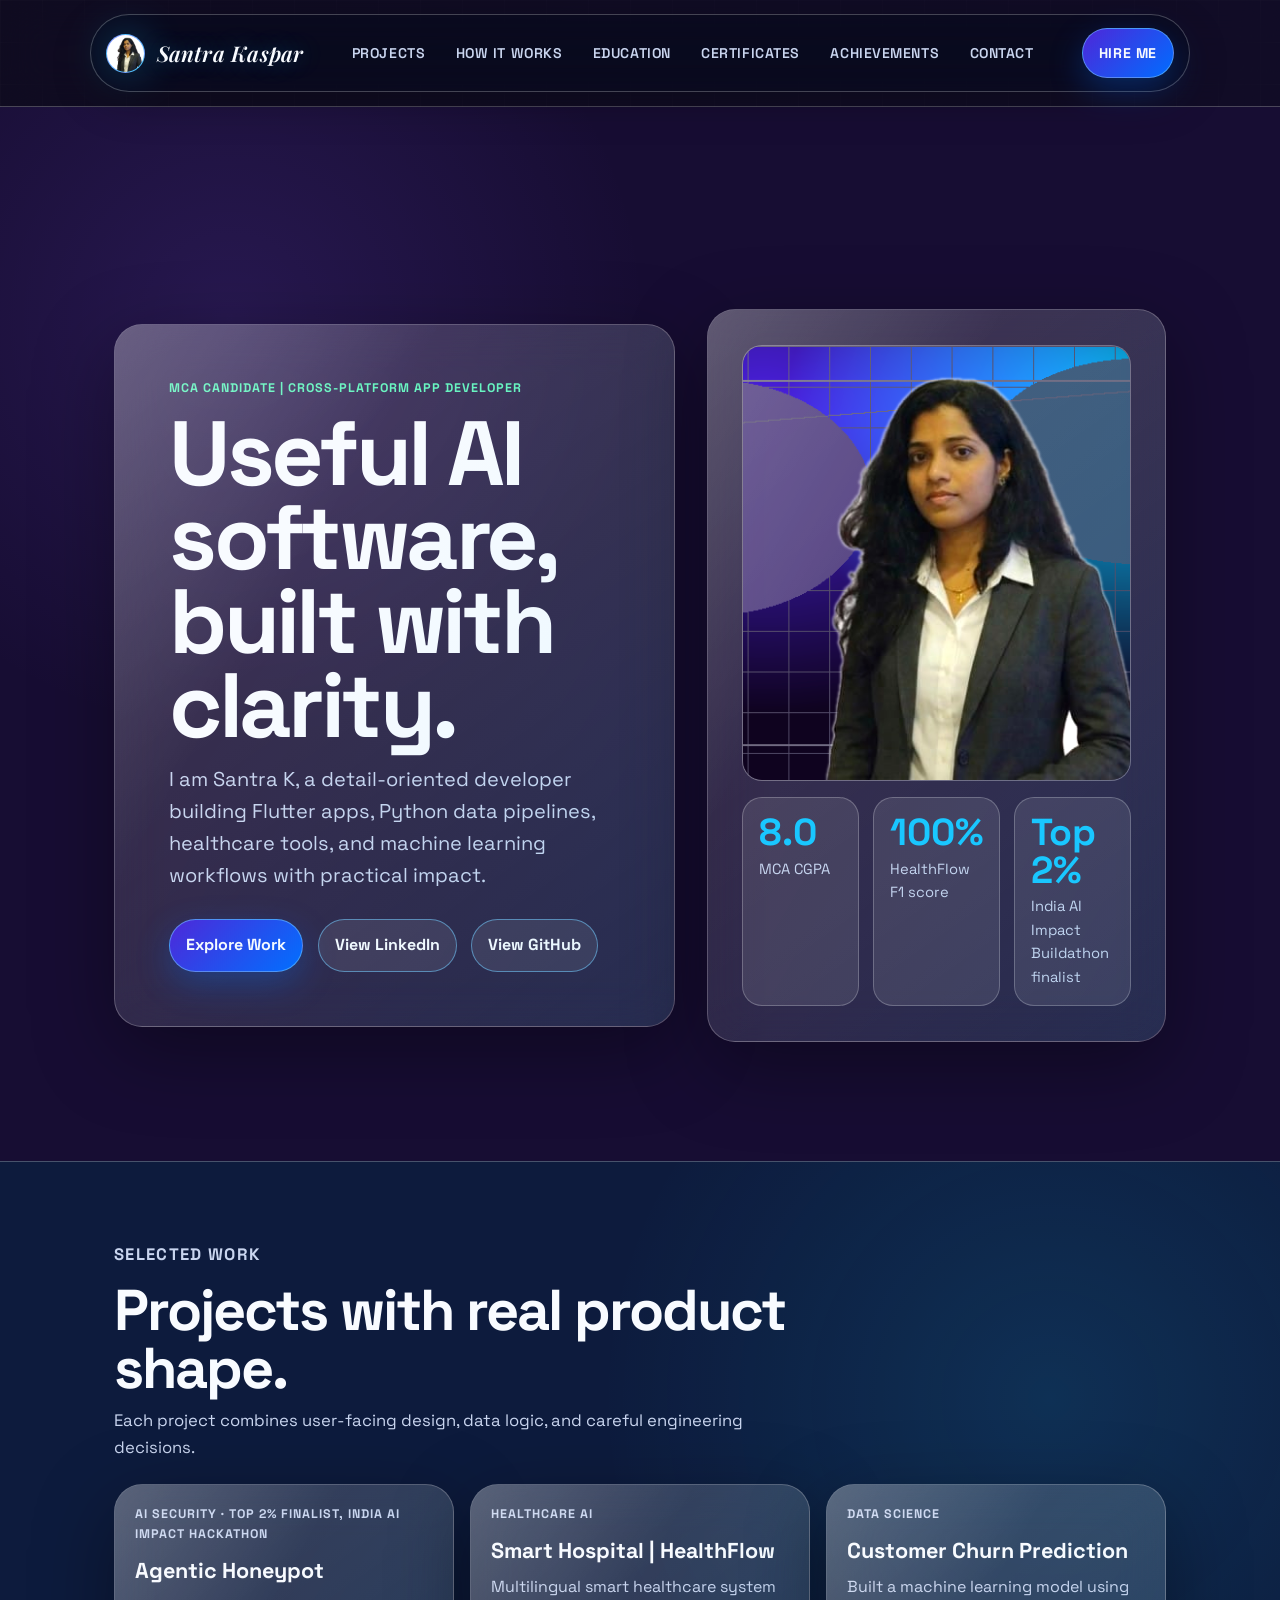
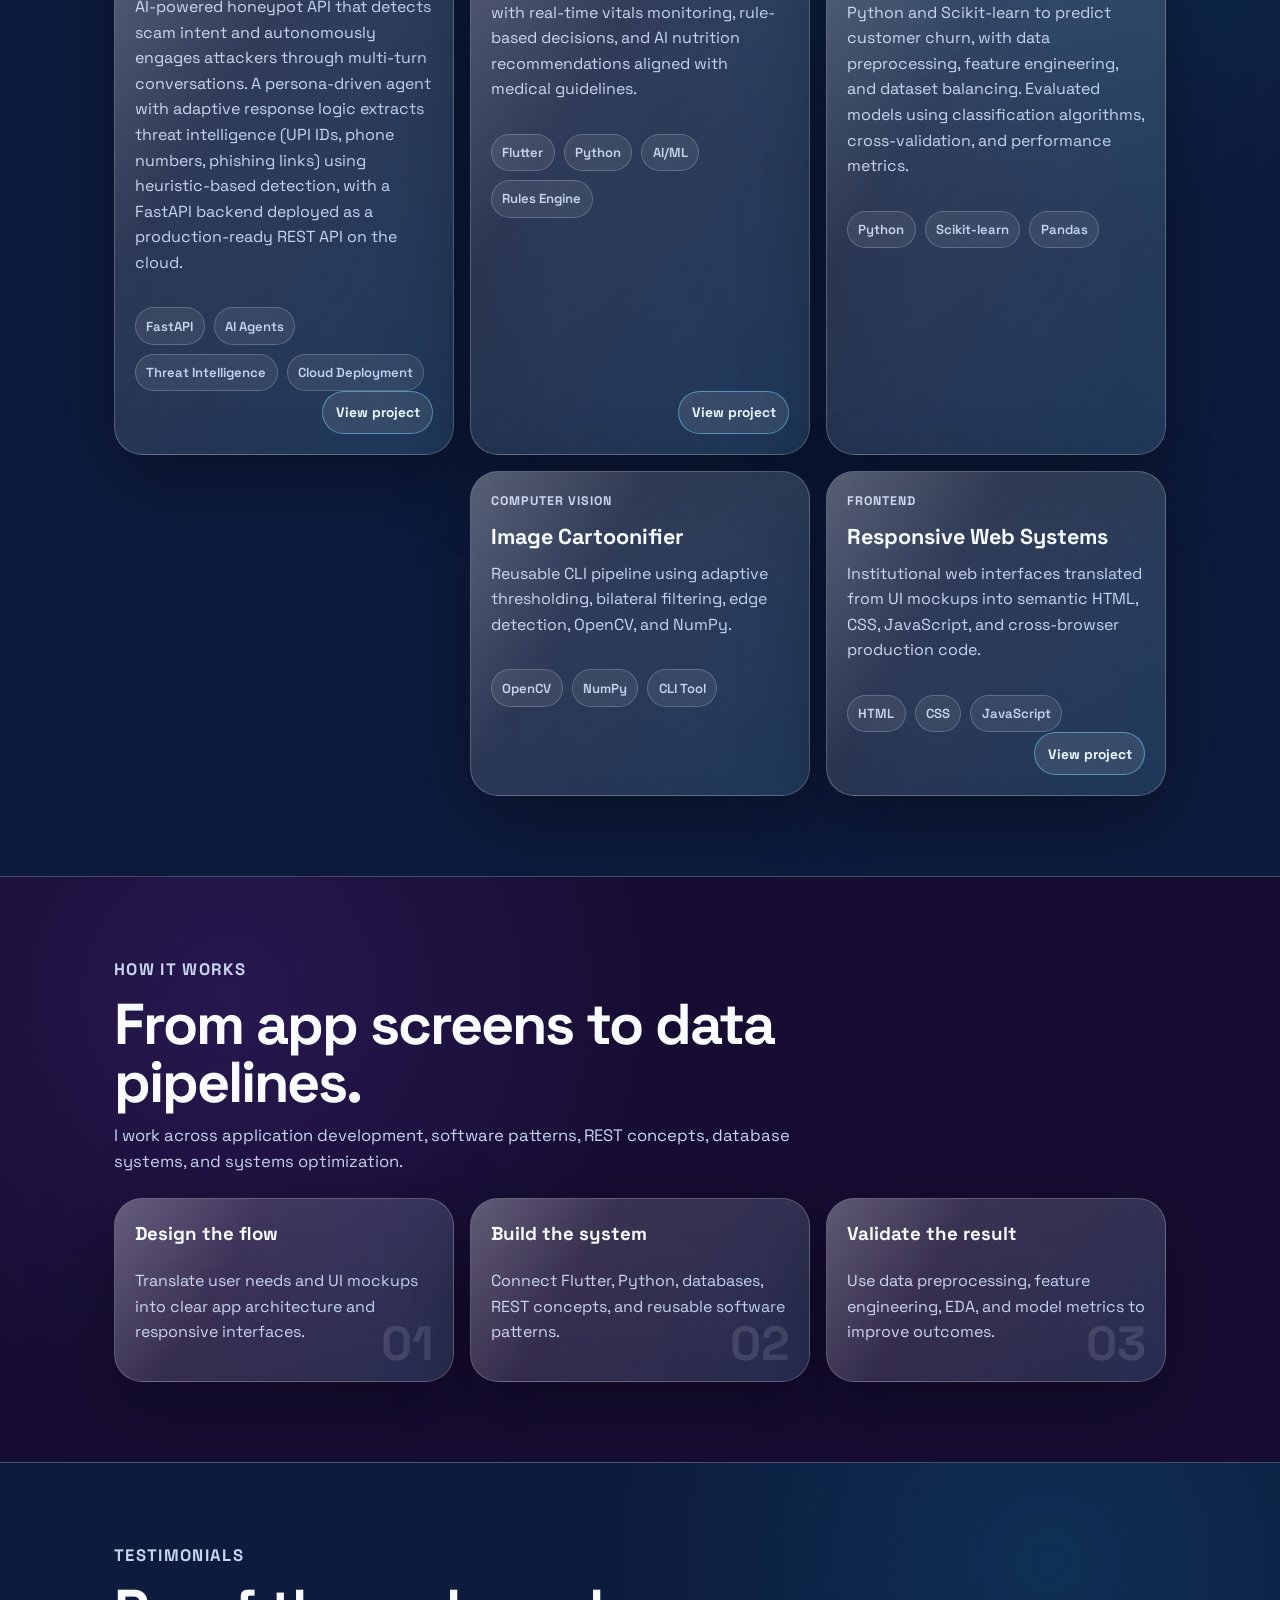
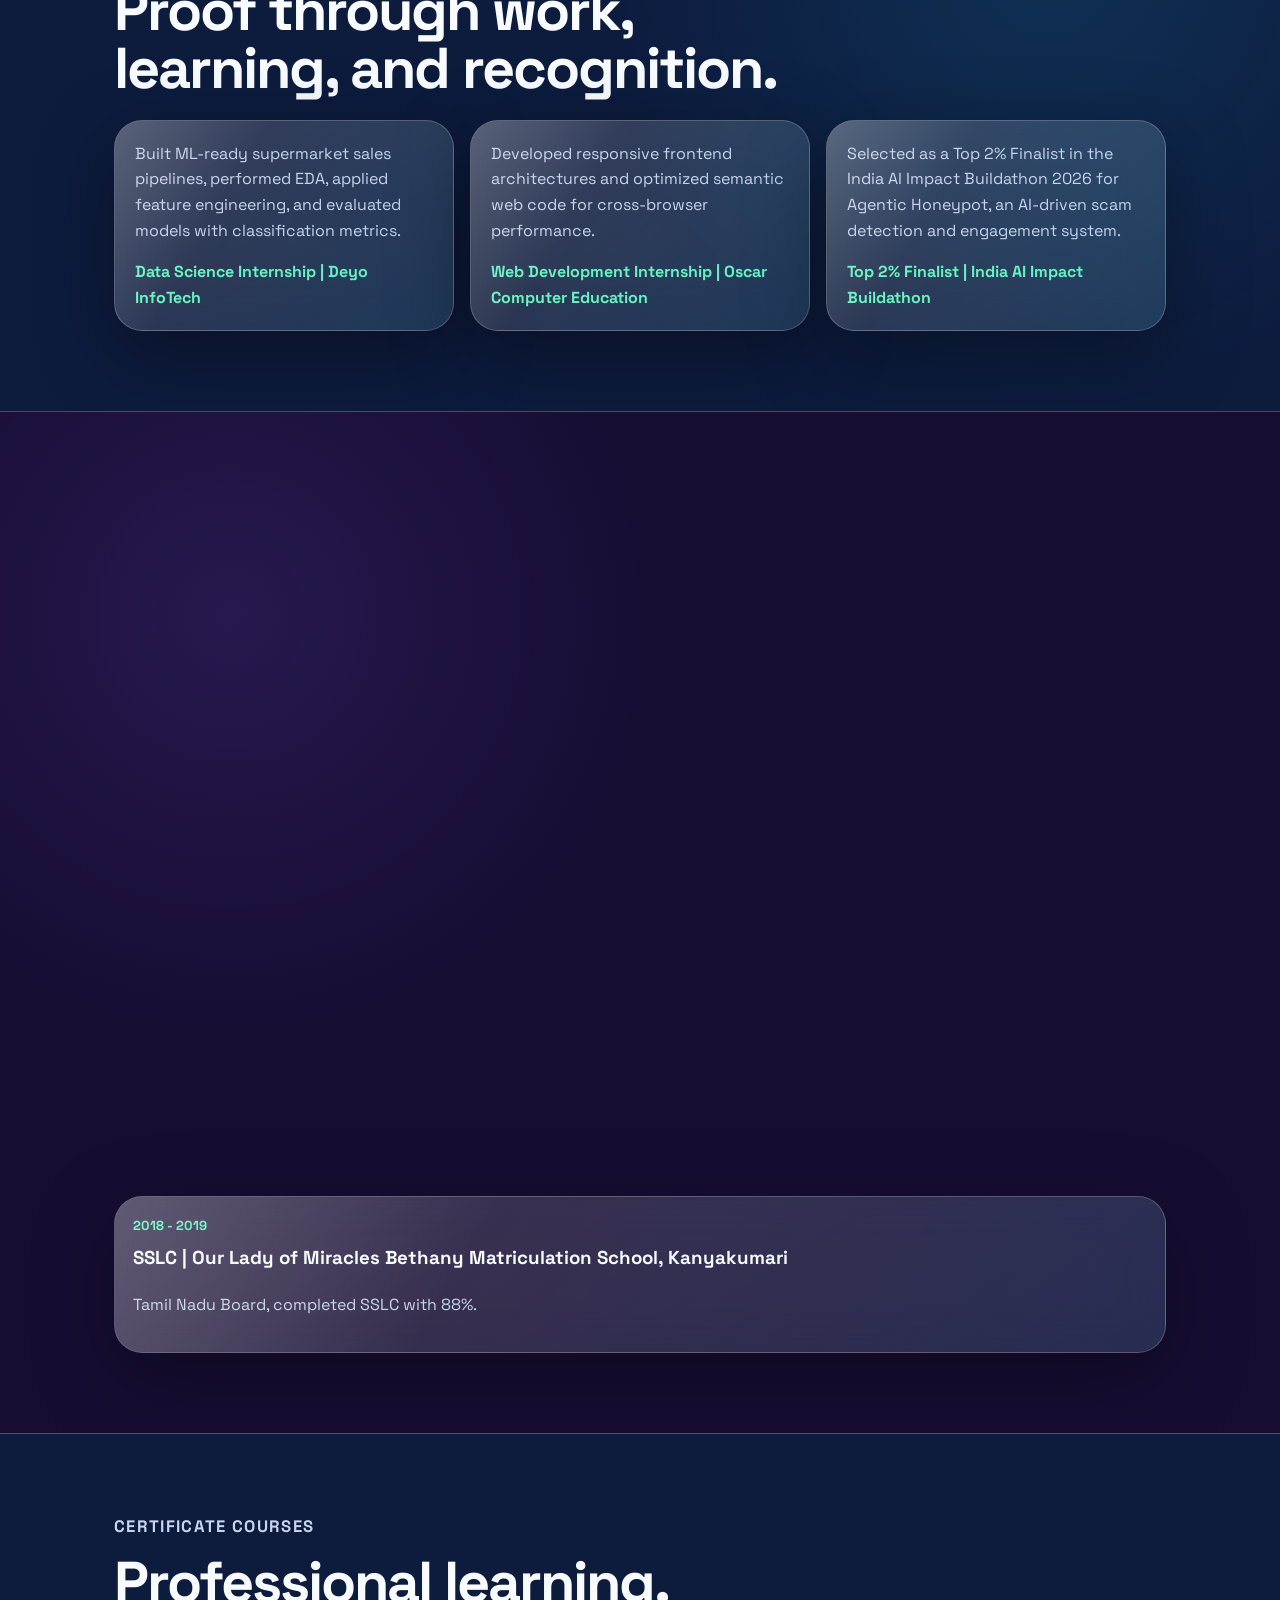
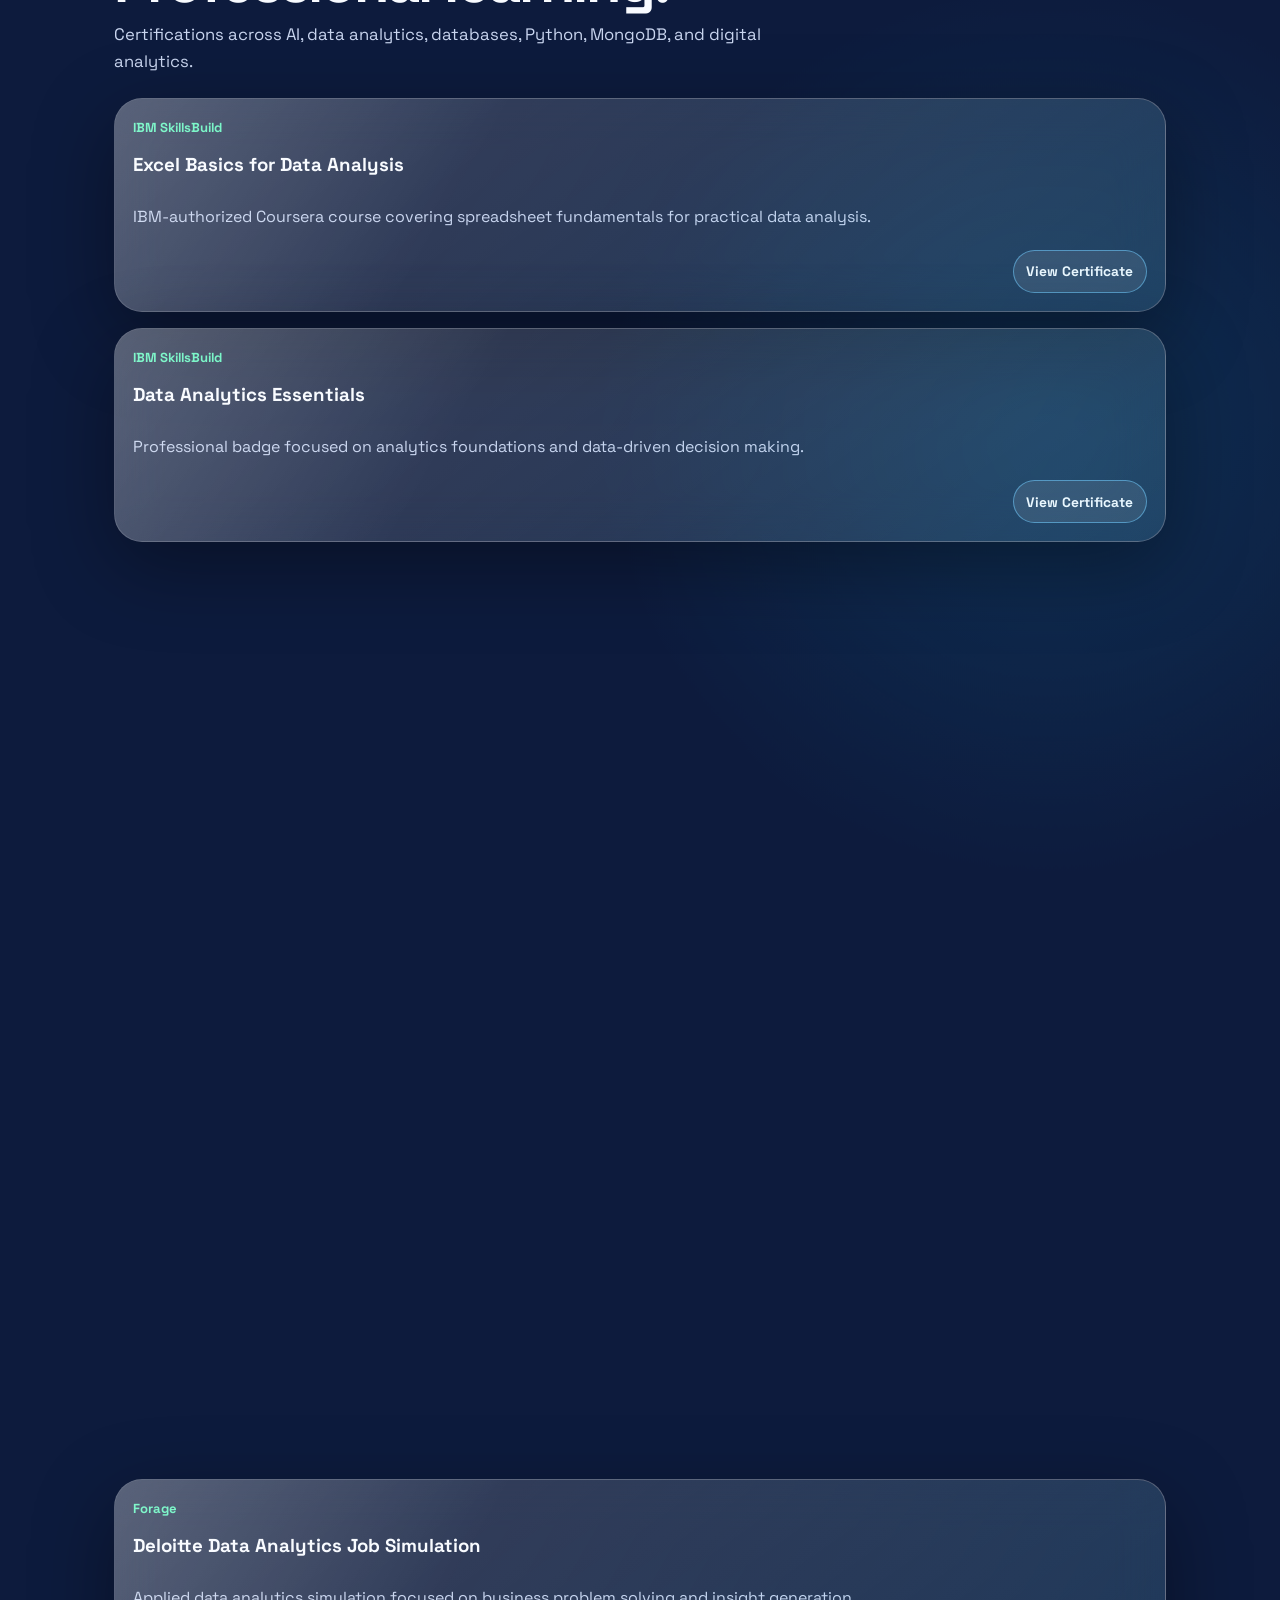
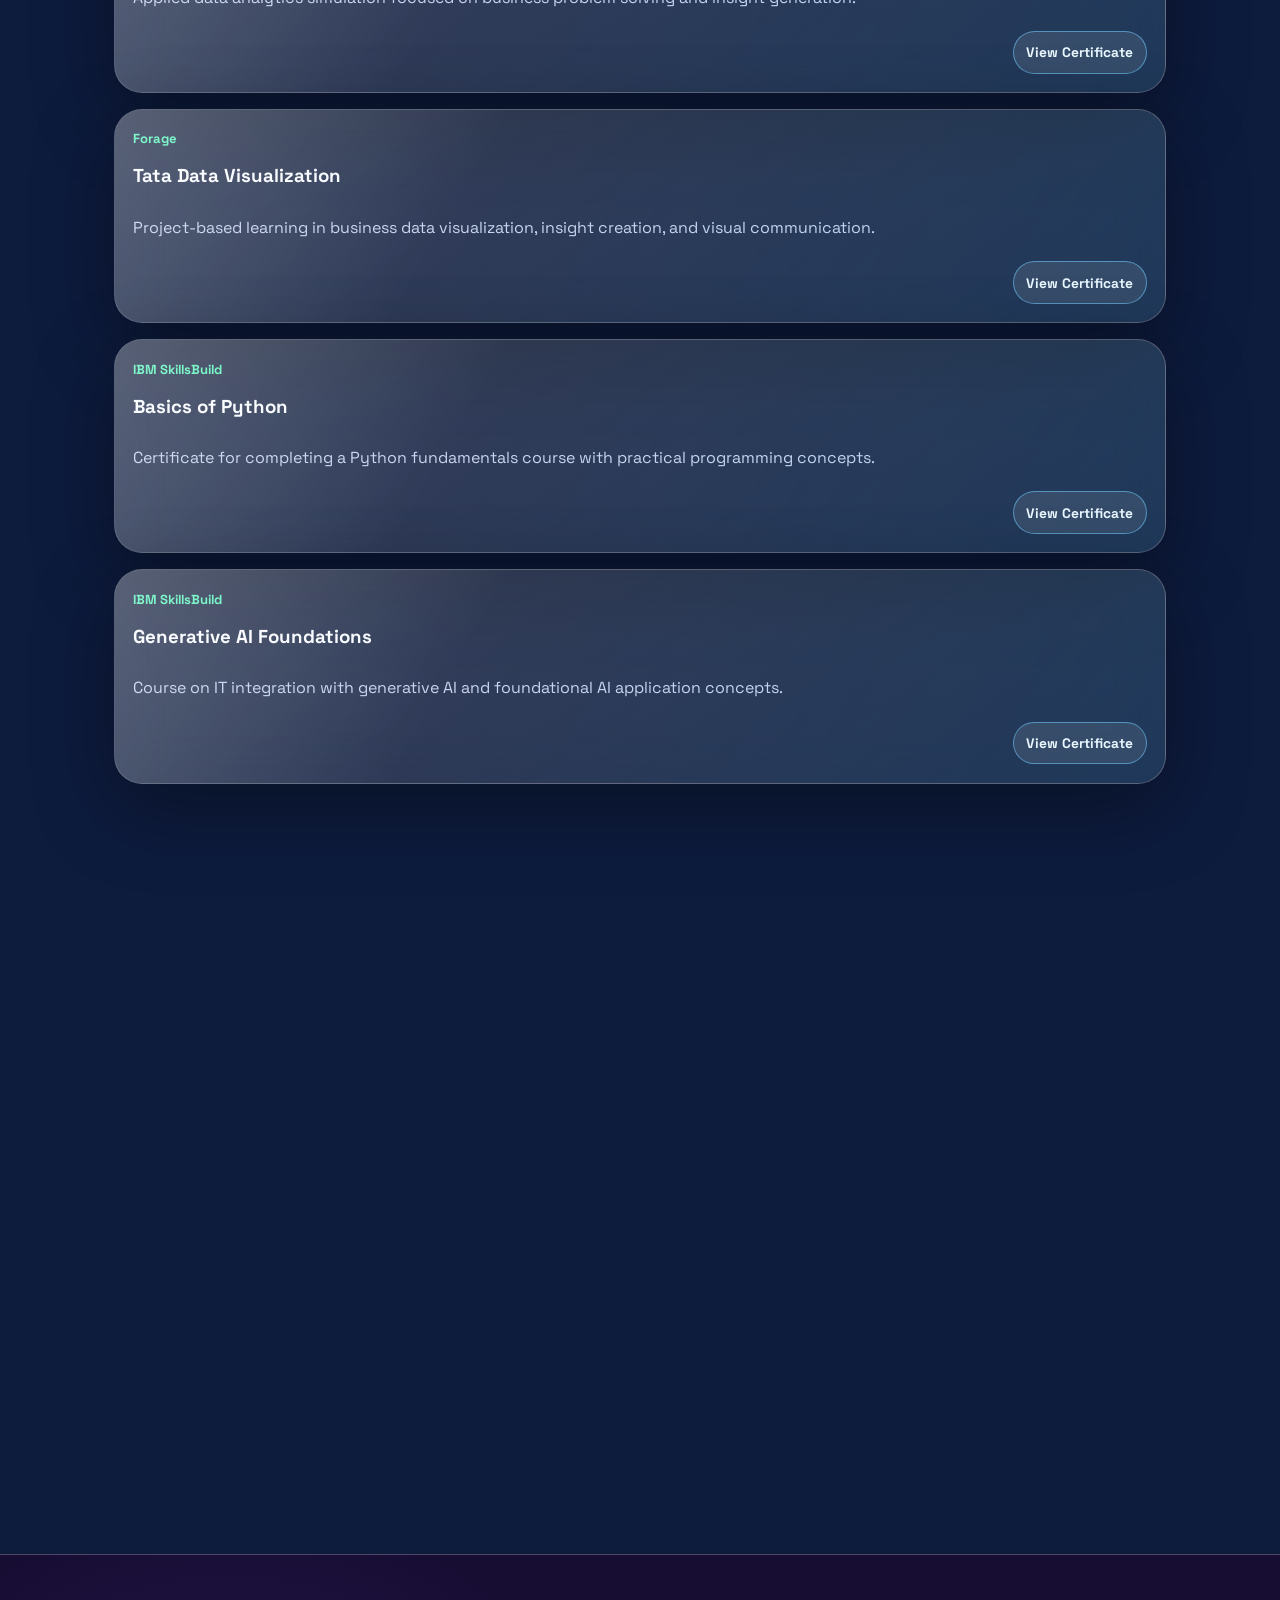
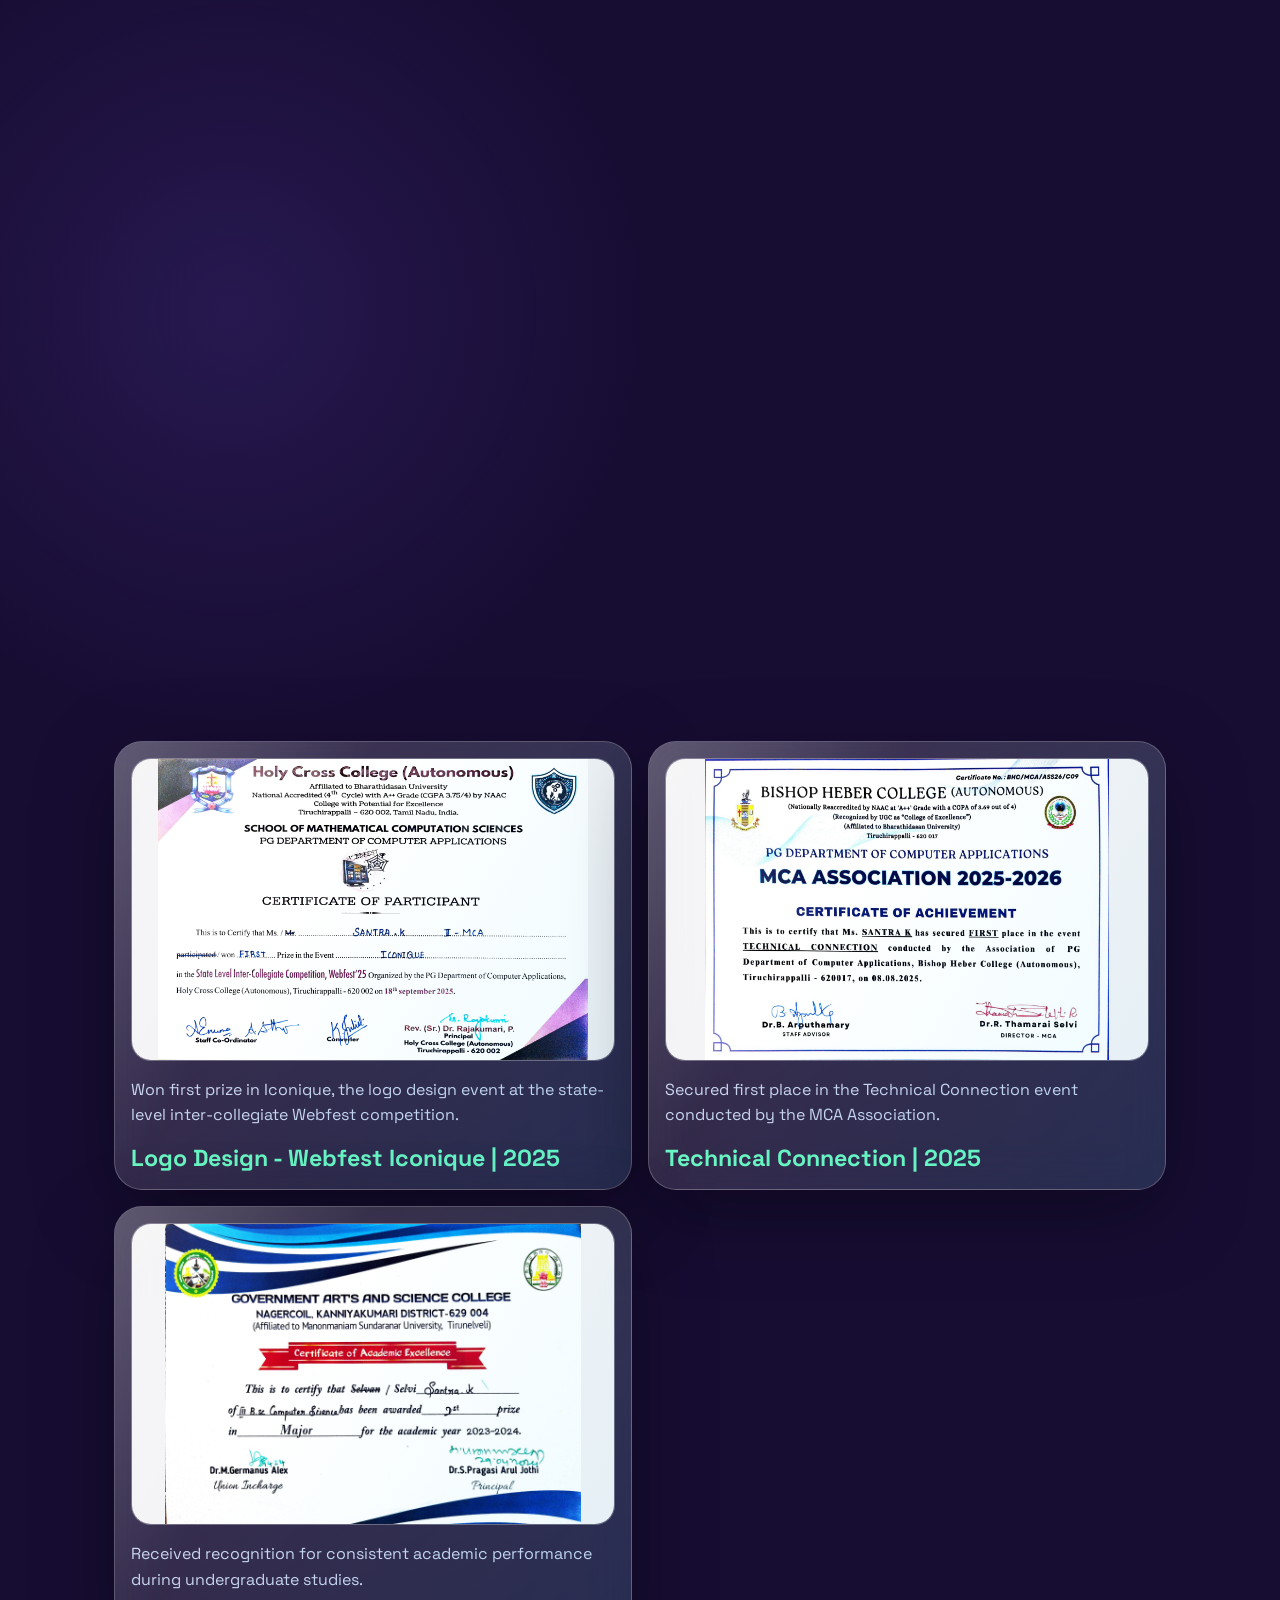
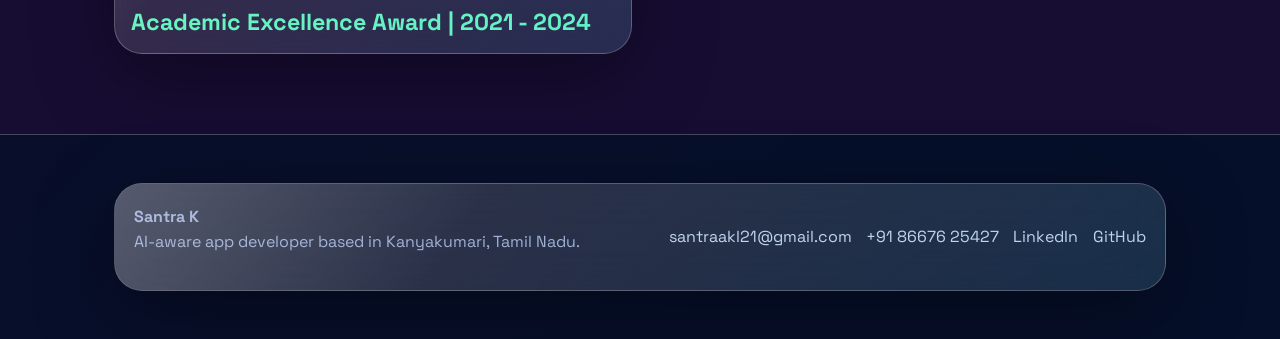
<file: index.html>
<!DOCTYPE html>
<html lang="en">
<head>
  <meta charset="UTF-8">
  <meta name="viewport" content="width=device-width, initial-scale=1.0">
  <title>Santra K | AI & App Developer</title>
  <style>
    @import url("https://fonts.googleapis.com/css2?family=Space+Grotesk:wght@400;500;600;700&family=Playfair+Display:ital,wght@1,600&display=swap");

    :root {
      --color-bg-start: #130821;
      --color-bg-mid: #201052;
      --color-bg-end: #031b46;
      --color-surface: rgba(255, 255, 255, 0.12);
      --color-surface-strong: rgba(255, 255, 255, 0.18);
      --color-surface-soft: rgba(255, 255, 255, 0.08);
      --color-border: rgba(255, 255, 255, 0.24);
      --color-border-strong: rgba(117, 204, 255, 0.55);
      --color-text: #f8fbff;
      --color-muted: #c9d5ef;
      --color-caption: #9fb0d7;
      --color-purple: #8a5cff;
      --color-purple-deep: #4e27d9;
      --color-blue: #19c7ff;
      --color-blue-deep: #006dff;
      --color-navy: #080b1d;
      --color-focus: #93f4ff;
      --color-success: #69f5c1;
      --section-white: #170d33;
      --section-gray: #0d1b3d;
      --shadow-panel: 0 24px 80px rgba(0, 0, 0, 0.36);
      --shadow-glow: 0 0 42px rgba(25, 199, 255, 0.32);
      --radius-lg: 28px;
      --radius-md: 20px;
      --radius-sm: 14px;
      --transition: 400ms ease-in-out;
      --max-width: 1180px;
    }

    * {
      box-sizing: border-box;
    }

    html {
      scroll-behavior: smooth;
    }

    body {
      margin: 0;
      min-height: 100vh;
      color: var(--color-text);
      background:
        radial-gradient(circle at 18% 12%, rgba(138, 92, 255, 0.42), transparent 28rem),
        radial-gradient(circle at 82% 8%, rgba(25, 199, 255, 0.32), transparent 26rem),
        radial-gradient(circle at 50% 92%, rgba(0, 109, 255, 0.26), transparent 30rem),
        linear-gradient(135deg, var(--color-bg-start), var(--color-bg-mid) 48%, var(--color-bg-end));
      font-family: "Space Grotesk", Arial, sans-serif;
      line-height: 1.6;
      overflow-x: hidden;
    }

    body::before {
      position: fixed;
      inset: 0;
      z-index: -2;
      content: "";
      background-image:
        linear-gradient(rgba(255, 255, 255, 0.05) 1px, transparent 1px),
        linear-gradient(90deg, rgba(255, 255, 255, 0.05) 1px, transparent 1px);
      background-size: 42px 42px;
      mask-image: linear-gradient(to bottom, rgba(0, 0, 0, 0.85), rgba(0, 0, 0, 0.2));
    }

    body::after {
      position: fixed;
      inset: 0;
      z-index: -1;
      pointer-events: none;
      content: "";
      background: rgba(255, 255, 255, 0.03);
      backdrop-filter: blur(0.2px);
    }

    a {
      color: inherit;
    }

    .skip-link {
      position: fixed;
      top: 0.75rem;
      left: 0.75rem;
      z-index: 100;
      padding: 0.75rem 1rem;
      color: var(--color-navy);
      background: var(--color-focus);
      border-radius: var(--radius-sm);
      transform: translateY(-140%);
      transition: transform var(--transition);
    }

    .skip-link:focus {
      transform: translateY(0);
    }

    .site-header {
      position: sticky;
      top: 0;
      z-index: 50;
      border-bottom: 1px solid var(--color-border);
      background: rgba(8, 11, 29, 0.54);
      backdrop-filter: blur(22px);
      transition: padding var(--transition), background var(--transition), box-shadow var(--transition);
    }

    .site-header.is-shrunk {
      box-shadow: 0 16px 38px rgba(0, 0, 0, 0.24);
    }

    .nav-section {
      padding: 0.9rem 0;
      transition: padding var(--transition);
    }

    .site-header.is-shrunk .nav-section {
      padding-block: 0.45rem;
    }

    .nav-shell {
      display: flex;
      align-items: center;
      justify-content: space-between;
      gap: 1rem;
      width: calc(100% - 48px);
      max-width: 1100px;
      margin: 0 auto;
      padding-block: 0.8rem;
      padding: 0.8rem 0.95rem;
      background: rgba(8, 11, 29, 0.42);
      border: 1px solid var(--color-border);
      border-radius: 999px;
      box-shadow: 0 12px 40px rgba(0, 0, 0, 0.24);
      backdrop-filter: blur(22px);
    }

    .brand {
      display: inline-flex;
      align-items: center;
      gap: 0.7rem;
      min-width: max-content;
      text-decoration: none;
    }

    .brand-name {
      color: var(--color-text);
      font-family: "Playfair Display", "Space Grotesk", serif;
      font-style: italic;
      font-size: 1.35em;
      font-weight: 600;
      letter-spacing: 0.01em;
      text-shadow: 0 0 22px rgba(25, 199, 255, 0.36);
      transition: text-shadow var(--transition);
    }

    .brand:hover .brand-name,
    .brand:focus-visible .brand-name {
      text-shadow: 0 0 30px rgba(25, 199, 255, 0.55);
    }

    .brand-mark {
      width: 2.45rem;
      aspect-ratio: 1;
      overflow: hidden;
      border: 1px solid var(--color-border-strong);
      border-radius: 50%;
      background: linear-gradient(135deg, var(--color-purple), var(--color-blue));
      box-shadow: var(--shadow-glow);
    }

    .brand-mark img {
      display: block;
      width: 100%;
      height: 100%;
      object-fit: cover;
      object-position: center top;
    }

    .nav-links {
      display: none;
      align-items: center;
      gap: 0.2rem;
    }

    .nav-links a {
      padding: 0.65rem 0.85rem;
      border-radius: 999px;
      color: var(--color-muted);
      text-decoration: none;
      text-transform: uppercase;
      letter-spacing: 0.04em;
      font-size: 0.88rem;
      font-weight: 600;
      transition: color var(--transition), background var(--transition), transform var(--transition);
    }

    .nav-links a:hover,
    .nav-links a:focus-visible {
      color: var(--color-text);
      background: var(--color-surface);
      transform: translateY(-1px);
    }

    .nav-cta,
    .button {
      display: inline-flex;
      align-items: center;
      justify-content: center;
      min-height: 2.9rem;
      padding: 0.8rem 1rem;
      border: 1px solid var(--color-border-strong);
      border-radius: 999px;
      color: var(--color-text);
      background: linear-gradient(135deg, var(--color-purple-deep), var(--color-blue-deep));
      box-shadow: 0 12px 34px rgba(0, 109, 255, 0.3);
      text-decoration: none;
      font-weight: 700;
      transition: transform var(--transition), box-shadow var(--transition), border-color var(--transition);
    }

    .nav-cta {
      display: none;
      text-transform: uppercase;
      letter-spacing: 0.04em;
      font-size: 0.88rem;
    }

    .button:hover,
    .button:focus-visible,
    .nav-cta:hover,
    .nav-cta:focus-visible {
      border-color: var(--color-focus);
      box-shadow: 0 16px 48px rgba(25, 199, 255, 0.38);
      transform: translateY(-3px) scale(1.01);
    }

    :focus-visible {
      outline: 3px solid var(--color-focus);
      outline-offset: 4px;
    }

    main {
      width: 100%;
      margin: 0;
      padding: 0;
    }

    .hero {
      display: grid;
      gap: 2rem;
      min-height: calc(100vh - 6rem);
      align-items: center;
    }

    .page-section {
      width: 100%;
      padding: 48px 0;
      border-top: 1px solid var(--color-border);
      overflow: clip;
    }

    .page-section:first-of-type {
      border-top: 0;
    }

    .section-white {
      background:
        radial-gradient(circle at 18% 20%, rgba(138, 92, 255, 0.14), transparent 26rem),
        var(--section-white);
    }

    .section-gray {
      background:
        radial-gradient(circle at 82% 18%, rgba(25, 199, 255, 0.12), transparent 28rem),
        var(--section-gray);
    }

    .section-inner {
      width: min(100%, 1100px);
      margin: 0 auto;
      padding: 0 24px;
    }

    #home {
      padding-top: calc(48px + 76px);
    }

    .glass-panel {
      position: relative;
      overflow: hidden;
      background: linear-gradient(145deg, var(--color-surface-strong), var(--color-surface-soft));
      border: 1px solid var(--color-border);
      border-radius: var(--radius-lg);
      box-shadow: var(--shadow-panel);
      backdrop-filter: blur(24px);
    }

    .glass-panel::before {
      position: absolute;
      inset: 0;
      pointer-events: none;
      content: "";
      background: linear-gradient(120deg, rgba(255, 255, 255, 0.22), transparent 34%, rgba(25, 199, 255, 0.1));
      opacity: 0.78;
    }

    .hero-copy {
      padding: clamp(1.35rem, 5vw, 3rem);
    }

    .eyebrow,
    .caption {
      margin: 0 0 0.8rem;
      color: var(--color-success);
      font-size: 0.78rem;
      font-weight: 700;
      letter-spacing: 0.08em;
      text-transform: uppercase;
    }

    h1,
    h2,
    h3,
    p {
      margin-top: 0;
    }

    h1 {
      max-width: 12ch;
      margin-bottom: 1rem;
      font-size: clamp(3.15rem, 15vw, 5.7rem);
      line-height: 0.92;
      letter-spacing: -0.04em;
    }

    .hero-subtext {
      max-width: 38rem;
      color: var(--color-muted);
      font-size: clamp(1.02rem, 3.4vw, 1.25rem);
    }

    .hero-actions {
      display: flex;
      flex-wrap: wrap;
      gap: 0.9rem;
      margin-top: 1.7rem;
    }

    .button.secondary {
      background: rgba(255, 255, 255, 0.09);
      box-shadow: none;
    }

    .hero-card {
      display: grid;
      gap: 1rem;
      padding: 1rem;
    }

    .profile-card {
      display: grid;
      gap: 1rem;
      padding: 1rem;
    }

    .profile-frame {
      overflow: hidden;
      border: 1px solid var(--color-border);
      border-radius: var(--radius-md);
      background: rgba(255, 255, 255, 0.1);
      aspect-ratio: 4 / 4.5;
    }

    .profile-frame img {
      display: block;
      width: 100%;
      height: 100%;
      object-fit: cover;
      object-position: center top;
      filter: saturate(1.08) contrast(1.04);
    }

    .metric-grid {
      display: grid;
      gap: 0.85rem;
    }

    .metric {
      padding: 1rem;
      border: 1px solid var(--color-border);
      border-radius: var(--radius-md);
      background: rgba(255, 255, 255, 0.1);
      transition: transform var(--transition), background var(--transition), border-color var(--transition);
    }

    .metric:hover {
      border-color: var(--color-border-strong);
      background: rgba(255, 255, 255, 0.16);
      transform: translateY(-4px);
    }

    .metric strong {
      display: block;
      color: var(--color-blue);
      font-size: clamp(1.65rem, 8vw, 2.35rem);
      line-height: 1;
    }

    .metric span {
      display: block;
      margin-top: 0.35rem;
      color: var(--color-muted);
      font-size: 0.92rem;
    }

    .section-heading {
      max-width: 44rem;
      margin-bottom: 1.4rem;
    }

    h2 {
      margin-bottom: 0.7rem;
      font-size: clamp(2rem, 8vw, 3.6rem);
      line-height: 1;
      letter-spacing: -0.035em;
    }

    .section-heading p {
      color: var(--color-muted);
      font-size: 1.04rem;
    }

    .card-grid {
      display: grid;
      gap: 1rem;
    }

    #features .card-grid {
      align-items: stretch;
    }

    .feature-card {
      display: flex;
      flex-direction: column;
      min-height: 19rem;
      padding: 1.25rem;
      transition: transform var(--transition), border-color var(--transition), box-shadow var(--transition), background var(--transition);
    }

    .feature-card:hover,
    .feature-card:focus-within {
      border-color: var(--color-border-strong);
      background: linear-gradient(145deg, rgba(255, 255, 255, 0.2), rgba(255, 255, 255, 0.09));
      box-shadow: var(--shadow-panel), var(--shadow-glow);
      transform: translateY(-8px);
    }

    .feature-card h3 {
      margin-bottom: 0.65rem;
      font-size: 1.35rem;
      line-height: 1.2;
    }

    .feature-card p {
      color: var(--color-muted);
    }

    .feature-card .proof-link {
      align-self: flex-end;
      margin-top: auto;
    }

    .chip-row {
      display: flex;
      flex-wrap: wrap;
      gap: 0.55rem;
      margin-top: 1rem;
    }

    .chip {
      padding: 0.45rem 0.65rem;
      border: 1px solid rgba(255, 255, 255, 0.2);
      border-radius: 999px;
      color: var(--color-muted);
      background: rgba(255, 255, 255, 0.08);
      font-size: 0.82rem;
      font-weight: 600;
    }

    .proof-link {
      display: inline-flex;
      align-items: center;
      justify-content: center;
      width: fit-content;
      margin-top: auto;
      padding: 0.58rem 0.78rem;
      border: 1px solid var(--color-border-strong);
      border-radius: 999px;
      color: var(--color-text);
      background: rgba(255, 255, 255, 0.1);
      text-decoration: none;
      font-size: 0.86rem;
      font-weight: 700;
      transition: transform var(--transition), background var(--transition), border-color var(--transition), box-shadow var(--transition);
    }

    .proof-link:hover,
    .proof-link:focus-visible {
      border-color: var(--color-focus);
      background: rgba(255, 255, 255, 0.18);
      box-shadow: var(--shadow-glow);
      transform: translateY(-2px);
    }

    .spotlight {
      display: grid;
      gap: 1rem;
    }

    .certificate-list article {
      display: flex;
      flex-direction: column;
      gap: 0.3rem;
    }

    .certificate-list .proof-link {
      align-self: flex-end;
      margin-top: auto;
    }

    .spotlight .glass-panel {
      padding: 1.35rem;
    }

    .timeline {
      display: grid;
      gap: 1rem;
    }

    .timeline article {
      padding: 1.15rem;
      transition: transform var(--transition), border-color var(--transition), background var(--transition);
    }

    .timeline article:hover {
      border-color: var(--color-border-strong);
      background: rgba(255, 255, 255, 0.16);
      transform: translateX(4px);
    }

    .timeline time {
      display: block;
      margin-bottom: 0.45rem;
      color: var(--color-success);
      font-size: 0.82rem;
      font-weight: 700;
    }

    .timeline p {
      color: var(--color-muted);
    }

    .process-grid {
      display: grid;
      gap: 1rem;
      counter-reset: process;
    }

    .process-card {
      padding: 1.25rem;
      transition: transform var(--transition), border-color var(--transition), background var(--transition);
    }

    .process-card::after {
      position: absolute;
      right: 1.2rem;
      bottom: 0.8rem;
      counter-increment: process;
      content: "0" counter(process);
      color: rgba(255, 255, 255, 0.12);
      font-size: 3rem;
      font-weight: 700;
      line-height: 1;
    }

    .process-card:hover {
      border-color: var(--color-border-strong);
      background: rgba(255, 255, 255, 0.16);
      transform: translateY(-6px);
    }

    .process-card p,
    .testimonial-card p {
      color: var(--color-muted);
    }

    .testimonial-grid {
      display: grid;
      gap: 1rem;
    }

    .testimonial-card {
      padding: 1.25rem;
      transition: transform var(--transition), border-color var(--transition), box-shadow var(--transition);
    }

    .testimonial-card:hover {
      border-color: var(--color-border-strong);
      box-shadow: var(--shadow-panel), var(--shadow-glow);
      transform: translateY(-6px);
    }

    .testimonial-card blockquote {
      margin: 0;
    }

    .achievement-grid {
      grid-template-columns: 1fr;
    }

    .achievement-card {
      display: flex;
      flex-direction: column;
      gap: 1rem;
      padding: 1rem;
    }

    .achievement-proof {
      margin: 0;
      overflow: hidden;
      border: 1px solid var(--color-border);
      border-radius: var(--radius-md);
      background: rgba(255, 255, 255, 0.08);
      aspect-ratio: 16 / 10;
    }

    .achievement-proof img {
      display: block;
      width: 100%;
      height: 100%;
      object-fit: contain;
      background: rgba(255, 255, 255, 0.94);
    }

    .testimonial-card footer {
      margin-top: 1rem;
      color: var(--color-success);
      font-weight: 700;
    }

    .achievement-card footer {
      font-size: clamp(1.15rem, 2.8vw, 1.45rem);
      line-height: 1.25;
    }

    .site-footer {
      width: 100%;
      margin: 0;
      padding: 48px 0;
      border-top: 1px solid var(--color-border);
      background: rgba(8, 11, 29, 0.68);
    }

    .footer-inner {
      display: flex;
      flex-direction: column;
      gap: 1rem;
      padding: 1.2rem;
      color: var(--color-caption);
    }

    .footer-links {
      display: flex;
      flex-wrap: wrap;
      gap: 0.9rem;
    }

    .footer-links a {
      color: var(--color-muted);
      text-decoration: none;
      transition: color var(--transition), transform var(--transition);
    }

    .footer-links a:hover,
    .footer-links a:focus-visible {
      color: var(--color-text);
      transform: translateY(-2px);
    }

    .reveal {
      opacity: 0;
      transform: translateY(28px);
      transition: opacity 600ms ease-in-out, transform 600ms ease-in-out;
    }

    .reveal.is-visible {
      opacity: 1;
      transform: translateY(0);
    }

    .feature-card.reveal:nth-child(2),
    .timeline article.reveal:nth-child(2) {
      transition-delay: 90ms;
    }

    .feature-card.reveal:nth-child(3),
    .timeline article.reveal:nth-child(3) {
      transition-delay: 180ms;
    }

    .feature-card.reveal:nth-child(4) {
      transition-delay: 270ms;
    }

    @media (prefers-reduced-motion: reduce) {
      *,
      *::before,
      *::after {
        scroll-behavior: auto !important;
        animation-duration: 0.001ms !important;
        animation-iteration-count: 1 !important;
        transition-duration: 0.001ms !important;
      }

      .reveal {
        opacity: 1;
        transform: none;
      }
    }

    @media (min-width: 768px) {
      .nav-links,
      .nav-cta {
        display: inline-flex;
      }

      .hero {
        grid-template-columns: minmax(0, 1.1fr) minmax(18rem, 0.9fr);
      }

      .page-section {
        padding: 80px 0;
      }

      #home {
        padding-top: calc(80px + 82px);
      }

      .hero-card {
        padding: 1.15rem;
      }

      .metric-grid {
        grid-template-columns: repeat(3, 1fr);
      }

      .card-grid {
        grid-template-columns: repeat(2, minmax(0, 1fr));
      }

      .spotlight {
        grid-template-columns: 0.9fr 1.1fr;
        align-items: start;
      }

      .process-grid,
      .testimonial-grid {
        grid-template-columns: repeat(3, minmax(0, 1fr));
      }

      .achievement-grid {
        grid-template-columns: repeat(2, minmax(0, 1fr));
      }

      .footer-inner {
        flex-direction: row;
        align-items: center;
        justify-content: space-between;
      }
    }

    @media (min-width: 1200px) {
      .hero {
        min-height: calc(100vh - 5.5rem);
      }

      .hero-copy {
        padding: 3.4rem;
      }

      .card-grid {
        grid-template-columns: repeat(3, minmax(0, 1fr));
      }

      #features .feature-card:nth-child(1) {
        grid-column: auto;
      }

      #features .feature-card:nth-child(4) {
        grid-column: 2 / span 1;
      }

    }
  </style>
</head>
<body>
  <a class="skip-link" href="#main">Skip to content</a>

  <header class="site-header" id="siteHeader">
    <section class="nav-section" id="navbar" aria-label="Site navigation">
      <nav class="nav-shell" aria-label="Primary navigation">
        <a class="brand" href="#home" aria-label="Santra K home">
          <span class="brand-mark" aria-hidden="true">
            <img src="santra-profile.jpeg" alt="">
          </span>
          <span class="brand-name">Santra Kaspar</span>
        </a>
        <div class="nav-links">
          <a href="#features">Projects</a>
          <a href="#how-it-works">How It Works</a>
          <a href="#education">Education</a>
          <a href="#certificates">Certificates</a>
          <a href="#achievements">Achievements</a>
          <a href="#contact">Contact</a>
        </div>
        <a class="nav-cta" href="mailto:santraakl21@gmail.com">Hire Me</a>
      </nav>
    </section>
  </header>

  <main id="main">
    <section class="page-section section-white" id="home" aria-labelledby="hero-title">
      <div class="section-inner hero">
        <div class="hero-copy glass-panel reveal">
          <p class="eyebrow">MCA Candidate | Cross-platform App Developer</p>
          <h1 id="hero-title">Useful AI software, built with clarity.</h1>
          <p class="hero-subtext">
            I am Santra K, a detail-oriented developer building Flutter apps, Python data pipelines,
            healthcare tools, and machine learning workflows with practical impact.
          </p>
          <div class="hero-actions">
            <a class="button" href="#features">Explore Work</a>
            <a class="button secondary" href="https://www.linkedin.com/in/santrakaspar" target="_blank" rel="noreferrer">View LinkedIn</a>
            <a class="button secondary" href="https://github.com/Santraakaspar" target="_blank" rel="noreferrer">View GitHub</a>
          </div>
        </div>

        <aside class="hero-card glass-panel reveal" aria-label="Profile highlights">
          <div class="profile-card">
            <div class="profile-frame">
            <img src="santra-profile-themed.png" alt="Professional portrait of Santra K">
            </div>
            <div class="metric-grid" aria-label="Career highlights">
              <div class="metric">
                <strong>8.0</strong>
                <span>MCA CGPA</span>
              </div>
              <div class="metric">
                <strong>100%</strong>
                <span>HealthFlow F1 score</span>
              </div>
              <div class="metric">
                <strong>Top 2%</strong>
                <span>India AI Impact Buildathon finalist</span>
              </div>
            </div>
          </div>
        </aside>
      </div>
    </section>

    <section class="page-section section-gray" id="features" aria-labelledby="features-title">
      <div class="section-inner">
        <div class="section-heading reveal">
          <p class="caption">Selected work</p>
          <h2 id="features-title">Projects with real product shape.</h2>
          <p>Each project combines user-facing design, data logic, and careful engineering decisions.</p>
        </div>
        <div class="card-grid">
          <article class="feature-card glass-panel reveal">
            <p class="caption">AI Security &middot; Top 2% Finalist, India AI Impact Hackathon</p>
            <h3>Agentic Honeypot</h3>
            <p>
              AI-powered honeypot API that detects scam intent and autonomously engages attackers
              through multi-turn conversations. A persona-driven agent with adaptive response logic
              extracts threat intelligence (UPI IDs, phone numbers, phishing links) using heuristic-based
              detection, with a FastAPI backend deployed as a production-ready REST API on the cloud.
            </p>
            <div class="chip-row" aria-label="Agentic Honeypot technologies">
              <span class="chip">FastAPI</span>
              <span class="chip">AI Agents</span>
              <span class="chip">Threat Intelligence</span>
              <span class="chip">Cloud Deployment</span>
            </div>
            <a class="proof-link" href="https://github.com/Santraakaspar/agentic_honeypot" target="_blank" rel="noreferrer">View project</a>
          </article>
          <article class="feature-card glass-panel reveal">
            <p class="caption">Healthcare AI</p>
            <h3>Smart Hospital | HealthFlow</h3>
            <p>
              Multilingual smart healthcare system with real-time vitals monitoring, rule-based decisions,
              and AI nutrition recommendations aligned with medical guidelines.
            </p>
            <div class="chip-row" aria-label="HealthFlow technologies">
              <span class="chip">Flutter</span>
              <span class="chip">Python</span>
              <span class="chip">AI/ML</span>
              <span class="chip">Rules Engine</span>
            </div>
            <a class="proof-link" href="https://github.com/Santraakaspar/smart_hospital" target="_blank" rel="noreferrer">View project</a>
          </article>
          <article class="feature-card glass-panel reveal">
            <p class="caption">Data Science</p>
            <h3>Customer Churn Prediction</h3>
            <p>
              Built a machine learning model using Python and Scikit-learn to predict customer churn,
              with data preprocessing, feature engineering, and dataset balancing. Evaluated models
              using classification algorithms, cross-validation, and performance metrics.
            </p>
            <div class="chip-row" aria-label="Churn technologies">
              <span class="chip">Python</span>
              <span class="chip">Scikit-learn</span>
              <span class="chip">Pandas</span>
            </div>
          </article>
          <article class="feature-card glass-panel reveal">
            <p class="caption">Computer Vision</p>
            <h3>Image Cartoonifier</h3>
            <p>
              Reusable CLI pipeline using adaptive thresholding, bilateral filtering, edge detection,
              OpenCV, and NumPy.
            </p>
            <div class="chip-row" aria-label="Cartoonifier technologies">
              <span class="chip">OpenCV</span>
              <span class="chip">NumPy</span>
              <span class="chip">CLI Tool</span>
            </div>
          </article>
          <article class="feature-card glass-panel reveal">
            <p class="caption">Frontend</p>
            <h3>Responsive Web Systems</h3>
            <p>
              Institutional web interfaces translated from UI mockups into semantic HTML, CSS,
              JavaScript, and cross-browser production code.
            </p>
            <div class="chip-row" aria-label="Web technologies">
              <span class="chip">HTML</span>
              <span class="chip">CSS</span>
              <span class="chip">JavaScript</span>
            </div>
            <a class="proof-link" href="https://github.com/Santraakaspar/university" target="_blank" rel="noreferrer">View project</a>
          </article>
        </div>
      </div>
    </section>

    <section class="page-section section-white" id="how-it-works" aria-labelledby="how-title">
      <div class="section-inner">
        <div class="section-heading reveal">
          <p class="caption">How it works</p>
          <h2 id="how-title">From app screens to data pipelines.</h2>
          <p>
            I work across application development, software patterns, REST concepts,
            database systems, and systems optimization.
          </p>
        </div>
        <div class="process-grid">
          <article class="process-card glass-panel reveal">
            <h3>Design the flow</h3>
            <p>Translate user needs and UI mockups into clear app architecture and responsive interfaces.</p>
          </article>
          <article class="process-card glass-panel reveal">
            <h3>Build the system</h3>
            <p>Connect Flutter, Python, databases, REST concepts, and reusable software patterns.</p>
          </article>
          <article class="process-card glass-panel reveal">
            <h3>Validate the result</h3>
            <p>Use data preprocessing, feature engineering, EDA, and model metrics to improve outcomes.</p>
          </article>
        </div>
      </div>
    </section>

    <section class="page-section section-gray" id="testimonials" aria-labelledby="testimonials-title">
      <div class="section-inner">
        <div class="section-heading reveal">
          <p class="caption">Testimonials</p>
          <h2 id="testimonials-title">Proof through work, learning, and recognition.</h2>
        </div>
        <div class="testimonial-grid">
          <article class="testimonial-card glass-panel reveal">
            <blockquote>
              <p>Built ML-ready supermarket sales pipelines, performed EDA, applied feature engineering, and evaluated models with classification metrics.</p>
              <footer>Data Science Internship | Deyo InfoTech</footer>
            </blockquote>
          </article>
          <article class="testimonial-card glass-panel reveal">
            <blockquote>
              <p>Developed responsive frontend architectures and optimized semantic web code for cross-browser performance.</p>
              <footer>Web Development Internship | Oscar Computer Education</footer>
            </blockquote>
          </article>
          <article class="testimonial-card glass-panel reveal">
            <blockquote>
              <p>Selected as a Top 2% Finalist in the India AI Impact Buildathon 2026 for Agentic Honeypot, an AI-driven scam detection and engagement system.</p>
              <footer>Top 2% Finalist | India AI Impact Buildathon</footer>
            </blockquote>
          </article>
        </div>
      </div>
    </section>

    <section class="page-section section-white" id="education" aria-labelledby="education-title">
      <div class="section-inner">
        <div class="section-heading reveal">
          <p class="caption">Education</p>
          <h2 id="education-title">Academic background.</h2>
          <p>Formal computer science training with strong academic performance and application-focused learning.</p>
        </div>
        <div class="timeline">
          <article class="glass-panel reveal">
            <time datetime="2024">2024 - 2026</time>
            <h3>Master of Computer Applications | Bishop Heber College, Trichy</h3>
            <p>CGPA 8.0, with focus on application development, data systems, and systems optimization.</p>
          </article>
          <article class="glass-panel reveal">
            <time datetime="2021">2021 - 2024</time>
            <h3>B.Sc. Computer Science | Manonmaniam Sundaranar University</h3>
            <p>CGPA 8.7, with a foundation in programming, DBMS, algorithms, and software fundamentals.</p>
          </article>
          <article class="glass-panel reveal">
            <time datetime="2020">2020 - 2021</time>
            <h3>Higher Secondary Certificate | Little Flower Girls Higher Secondary School, Nagercoil</h3>
            <p>Tamil Nadu Board, completed HSC with 83%.</p>
          </article>
          <article class="glass-panel reveal">
            <time datetime="2018">2018 - 2019</time>
            <h3>SSLC | Our Lady of Miracles Bethany Matriculation School, Kanyakumari</h3>
            <p>Tamil Nadu Board, completed SSLC with 88%.</p>
          </article>
        </div>
      </div>
    </section>

    <section class="page-section section-gray" id="certificates" aria-labelledby="certificates-title">
      <div class="section-inner">
        <div class="section-heading reveal">
          <p class="caption">Certificate courses</p>
          <h2 id="certificates-title">Professional learning.</h2>
          <p>Certifications across AI, data analytics, databases, Python, MongoDB, and digital analytics.</p>
        </div>
        <div class="timeline certificate-list">
          <article class="glass-panel reveal">
            <time>IBM SkillsBuild</time>
            <h3>Excel Basics for Data Analysis</h3>
            <p>IBM-authorized Coursera course covering spreadsheet fundamentals for practical data analysis.</p>
            <a class="proof-link" href="certificates/set1/Coursera P3D516WAESRK_copy.pdf" target="_blank" rel="noreferrer">View Certificate</a>
          </article>
          <article class="glass-panel reveal">
            <time>IBM SkillsBuild</time>
            <h3>Data Analytics Essentials</h3>
            <p>Professional badge focused on analytics foundations and data-driven decision making.</p>
            <a class="proof-link" href="certificates/set2/IBMDesign20260614-31-1m4m8z.pdf" target="_blank" rel="noreferrer">View Certificate</a>
          </article>
          <article class="glass-panel reveal">
            <time>NPTEL IIT Kharagpur</time>
            <h3>Database Management Systems</h3>
            <p>Structured learning in DBMS concepts, relational models, and database fundamentals.</p>
            <a class="proof-link" href="certificates/set1/245213231-NPTEL certificate.pdf" target="_blank" rel="noreferrer">View Certificate</a>
          </article>
          <article class="glass-panel reveal">
            <time>Oscar Institution</time>
            <h3>Master in Python</h3>
            <p>Python programming course covering practical language skills and software development basics.</p>
            <a class="proof-link" href="certificates/set1/IMG_20251126_224513757_DOC.jpg" target="_blank" rel="noreferrer">View Certificate</a>
          </article>
          <article class="glass-panel reveal">
            <time>MongoDB Inc.</time>
            <h3>MongoDB Basics</h3>
            <p>Foundational certification in document databases, MongoDB concepts, and data operations.</p>
            <a class="proof-link" href="certificates/set1/MongoDBBasicsforStudents_Badge20250726-33-29ev0e.pdf" target="_blank" rel="noreferrer">View Certificate</a>
          </article>
          <article class="glass-panel reveal">
            <time>Google</time>
            <h3>Google Analytics Certification</h3>
            <p>Certification covering analytics measurement, reporting, and digital performance insights.</p>
            <a class="proof-link" href="certificates/set3/IMG-20260615-WA0003.jpg" target="_blank" rel="noreferrer">View Certificate</a>
          </article>
          <article class="glass-panel reveal">
            <time>Forage</time>
            <h3>Deloitte Data Analytics Job Simulation</h3>
            <p>Applied data analytics simulation focused on business problem solving and insight generation.</p>
            <a class="proof-link" href="certificates/set1/io9DzWKe3PTsiS6GG_9PBTqmSxAf6zZTseP_696b32c52e40c7c03cfeeb13_1768639297837_completion_certificate.pdf" target="_blank" rel="noreferrer">View Certificate</a>
          </article>
          <article class="glass-panel reveal">
            <time>Forage</time>
            <h3>Tata Data Visualization</h3>
            <p>Project-based learning in business data visualization, insight creation, and visual communication.</p>
            <a class="proof-link" href="certificates/set3/IMG-20260615-WA0004.jpg" target="_blank" rel="noreferrer">View Certificate</a>
          </article>
          <article class="glass-panel reveal">
            <time>IBM SkillsBuild</time>
            <h3>Basics of Python</h3>
            <p>Certificate for completing a Python fundamentals course with practical programming concepts.</p>
            <a class="proof-link" href="certificates/set1/245213231-Basics of Python.pdf" target="_blank" rel="noreferrer">View Certificate</a>
          </article>
          <article class="glass-panel reveal">
            <time>IBM SkillsBuild</time>
            <h3>Generative AI Foundations</h3>
            <p>Course on IT integration with generative AI and foundational AI application concepts.</p>
            <a class="proof-link" href="certificates/set1/245213231-genAI.pdf" target="_blank" rel="noreferrer">View Certificate</a>
          </article>
          <article class="glass-panel reveal">
            <time>IBM SkillsBuild</time>
            <h3>Data Structures & Algorithms in Java</h3>
            <p>Introductory DSA course covering Java-based algorithmic foundations.</p>
            <a class="proof-link" href="certificates/set1/245213231-data-structures-and-algorithms.pdf" target="_blank" rel="noreferrer">View Certificate</a>
          </article>
          <article class="glass-panel reveal">
            <time>IBM SkillsBuild</time>
            <h3>Cloud Technologies</h3>
            <p>Foundational course covering cloud computing concepts and technology basics.</p>
            <a class="proof-link" href="certificates/set1/245213231-cloud-technologies.pdf" target="_blank" rel="noreferrer">View Certificate</a>
          </article>
          <article class="glass-panel reveal">
            <time>Bishop Heber College</time>
            <h3>Programming Logic in C</h3>
            <p>Value-added course focused on C programming logic through the Department of Computer Applications.</p>
            <a class="proof-link" href="certificates/set1/245213231-certificate.jpg" target="_blank" rel="noreferrer">View Certificate</a>
          </article>
        </div>
      </div>
    </section>

    <section class="page-section section-white" id="achievements" aria-labelledby="achievements-title">
      <div class="section-inner">
        <div class="section-heading reveal">
          <p class="caption">Achievements</p>
          <h2 id="achievements-title">Recognition and leadership.</h2>
          <p>Competition wins, academic recognition, and leadership contributions across technical events.</p>
        </div>
        <div class="testimonial-grid achievement-grid">
          <article class="testimonial-card achievement-card glass-panel reveal">
            <figure class="achievement-proof">
              <img src="achievements-proof/india-ai-impact-buildathon-finalist.png" alt="India AI Impact Buildathon certificate of finalist for Santra Kaspar">
            </figure>
            <blockquote>
              <p>Top 2% Finalist for Agentic Honeypot, an AI-driven scam detection and engagement system.</p>
              <footer>India AI Impact Buildathon 2026</footer>
            </blockquote>
          </article>
          <article class="testimonial-card achievement-card glass-panel reveal">
            <figure class="achievement-proof">
              <img src="achievements-proof/bootfete-head-of-designing.jpg" alt="Bootfete2k26 certificate of appreciation for Head of Designing">
            </figure>
            <blockquote>
              <p>Led visual design responsibilities and supported event identity creation for the IT symposium.</p>
              <footer>Head of Designing | Bootfete2k26</footer>
            </blockquote>
          </article>
          <article class="testimonial-card achievement-card glass-panel reveal">
            <figure class="achievement-proof">
              <img src="achievements-proof/webfest-iconique-first-prize.jpg" alt="Webfest 2025 certificate showing first prize in Iconique logo design event">
            </figure>
            <blockquote>
              <p>Won first prize in Iconique, the logo design event at the state-level inter-collegiate Webfest competition.</p>
              <footer>Logo Design - Webfest Iconique | 2025</footer>
            </blockquote>
          </article>
          <article class="testimonial-card achievement-card glass-panel reveal">
            <figure class="achievement-proof">
              <img src="achievements-proof/technical-connection-first-prize.jpg" alt="MCA Association certificate of achievement for first place in Technical Connection">
            </figure>
            <blockquote>
              <p>Secured first place in the Technical Connection event conducted by the MCA Association.</p>
              <footer>Technical Connection | 2025</footer>
            </blockquote>
          </article>
          <article class="testimonial-card achievement-card glass-panel reveal">
            <figure class="achievement-proof">
              <img src="achievements-proof/academic-excellence-award.jpg" alt="Certificate of academic excellence awarded to Santra K">
            </figure>
            <blockquote>
              <p>Received recognition for consistent academic performance during undergraduate studies.</p>
              <footer>Academic Excellence Award | 2021 - 2024</footer>
            </blockquote>
          </article>
        </div>
      </div>
    </section>
  </main>

  <footer class="site-footer" id="contact">
    <section class="section-inner" aria-label="Footer content">
      <div class="footer-inner glass-panel reveal">
        <div>
          <strong>Santra K</strong>
          <p>AI-aware app developer based in Kanyakumari, Tamil Nadu.</p>
        </div>
        <div class="footer-links" aria-label="Contact links">
          <a href="mailto:santraakl21@gmail.com">santraakl21@gmail.com</a>
          <a href="tel:+918667625427">+91 86676 25427</a>
          <a href="https://www.linkedin.com/in/santrakaspar" target="_blank" rel="noreferrer">LinkedIn</a>
          <a href="https://github.com/Santraakaspar" target="_blank" rel="noreferrer">GitHub</a>
        </div>
      </div>
    </section>
  </footer>

  <script>
    const header = document.getElementById("siteHeader");
    const revealItems = document.querySelectorAll(".reveal");

    function syncHeader() {
      header.classList.toggle("is-shrunk", window.scrollY > 24);
    }

    const observer = new IntersectionObserver((entries) => {
      entries.forEach((entry) => {
        if (entry.isIntersecting) {
          entry.target.classList.add("is-visible");
          observer.unobserve(entry.target);
        }
      });
    }, {
      threshold: 0.16,
      rootMargin: "0px 0px -48px 0px"
    });

    revealItems.forEach((item) => observer.observe(item));
    window.addEventListener("scroll", syncHeader, { passive: true });
    syncHeader();
  </script>
</body>
</html>
</file>
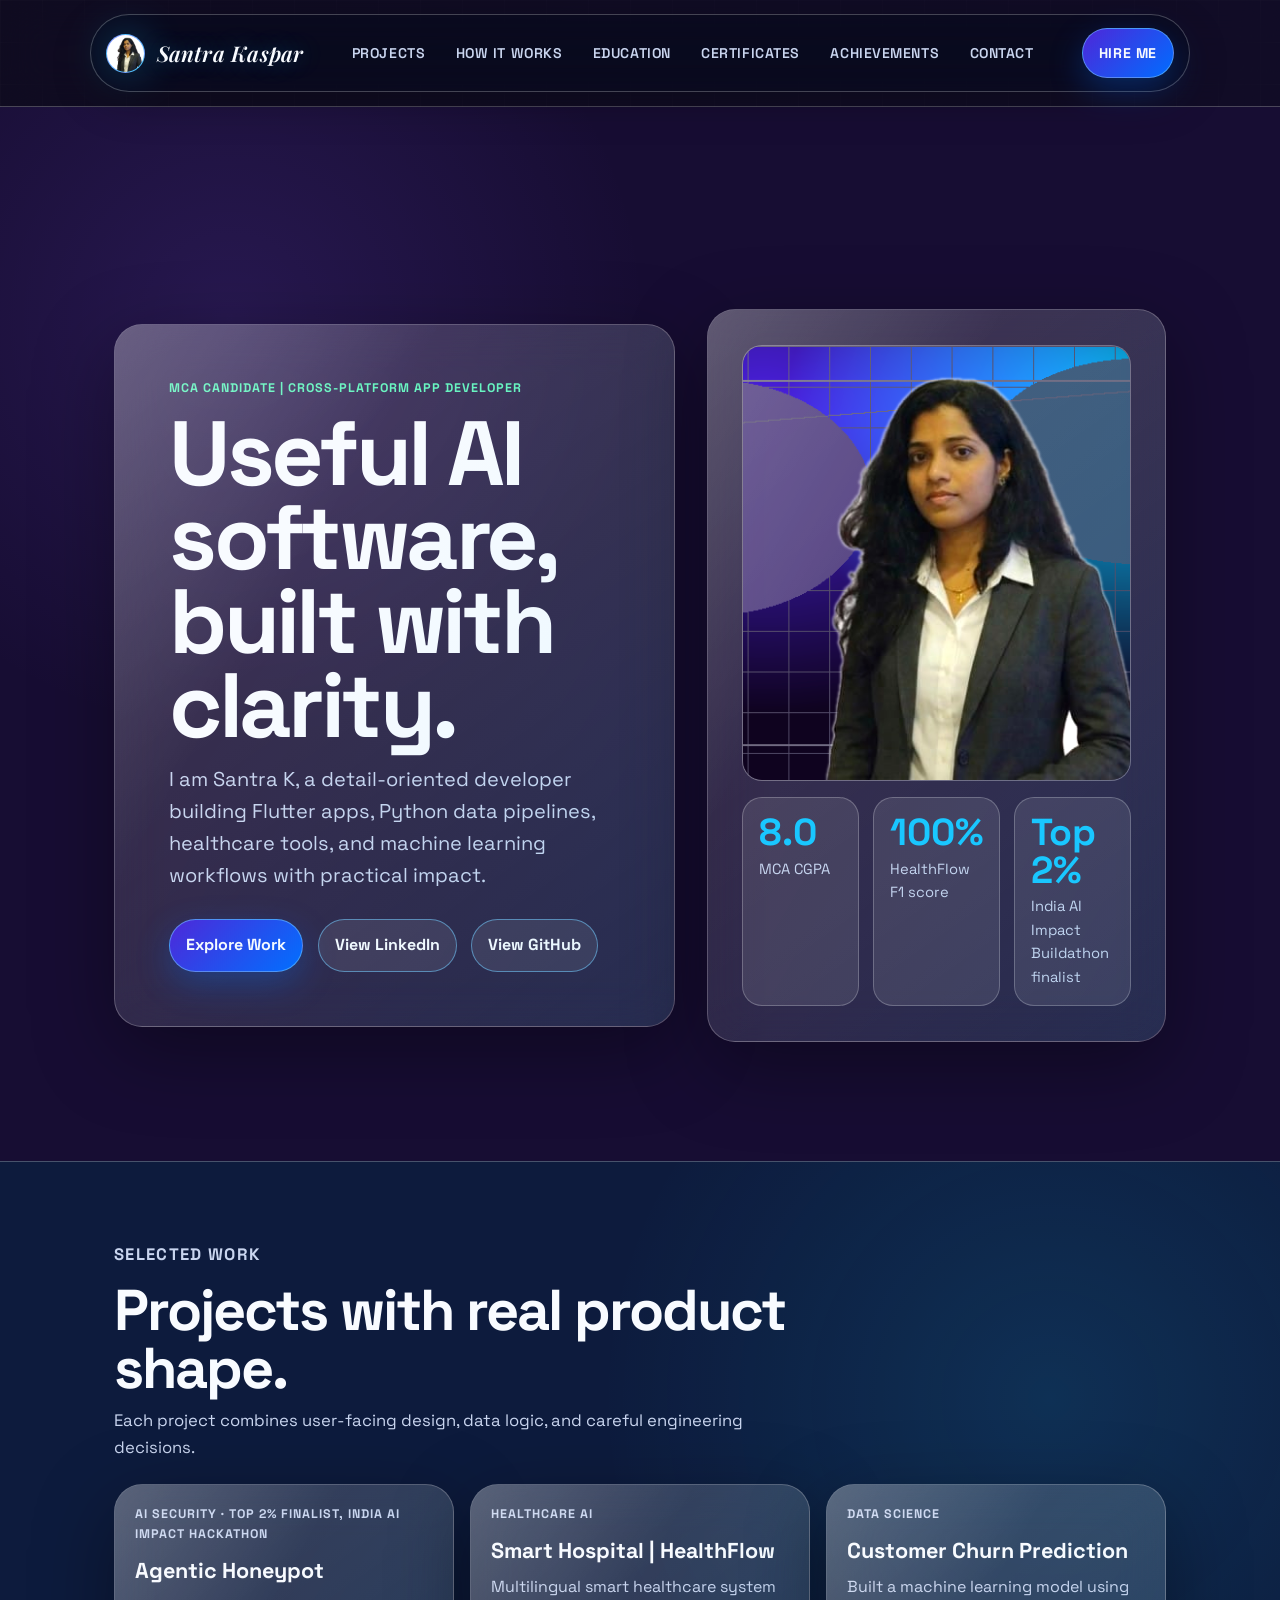
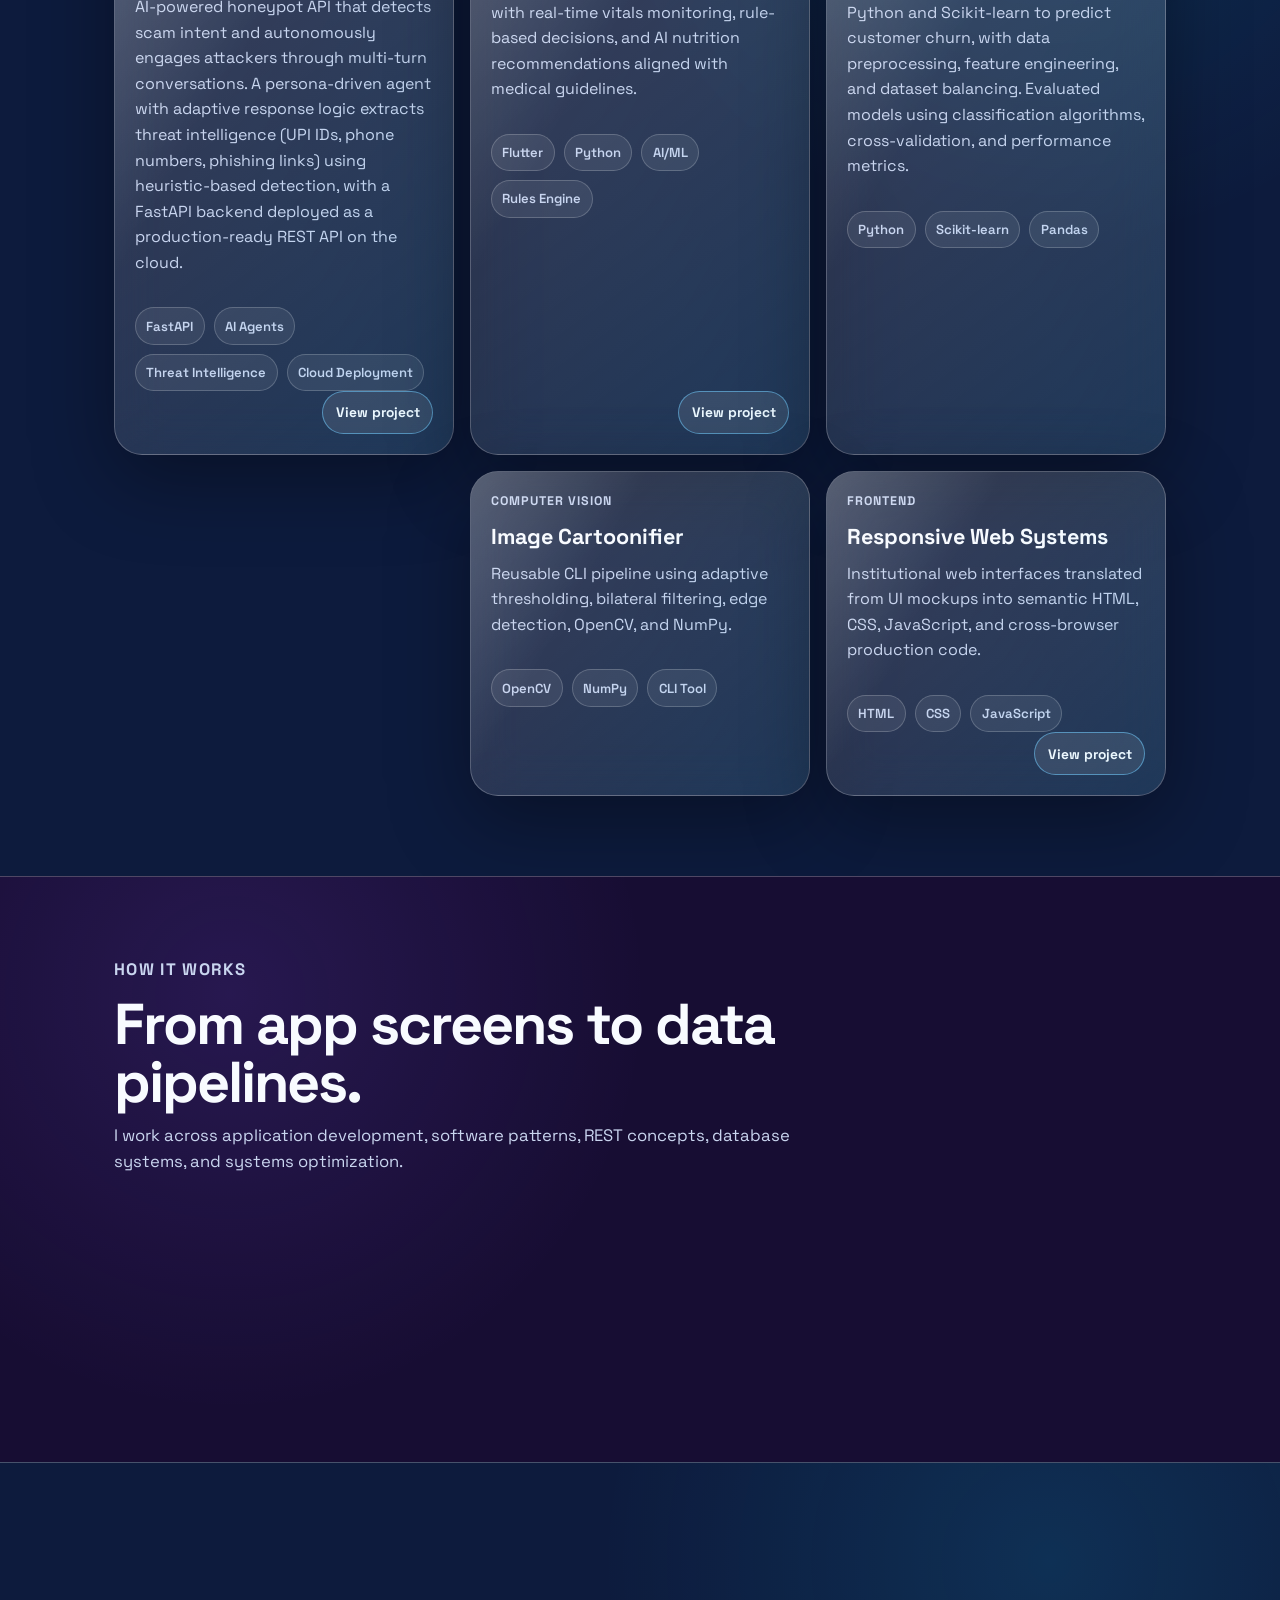
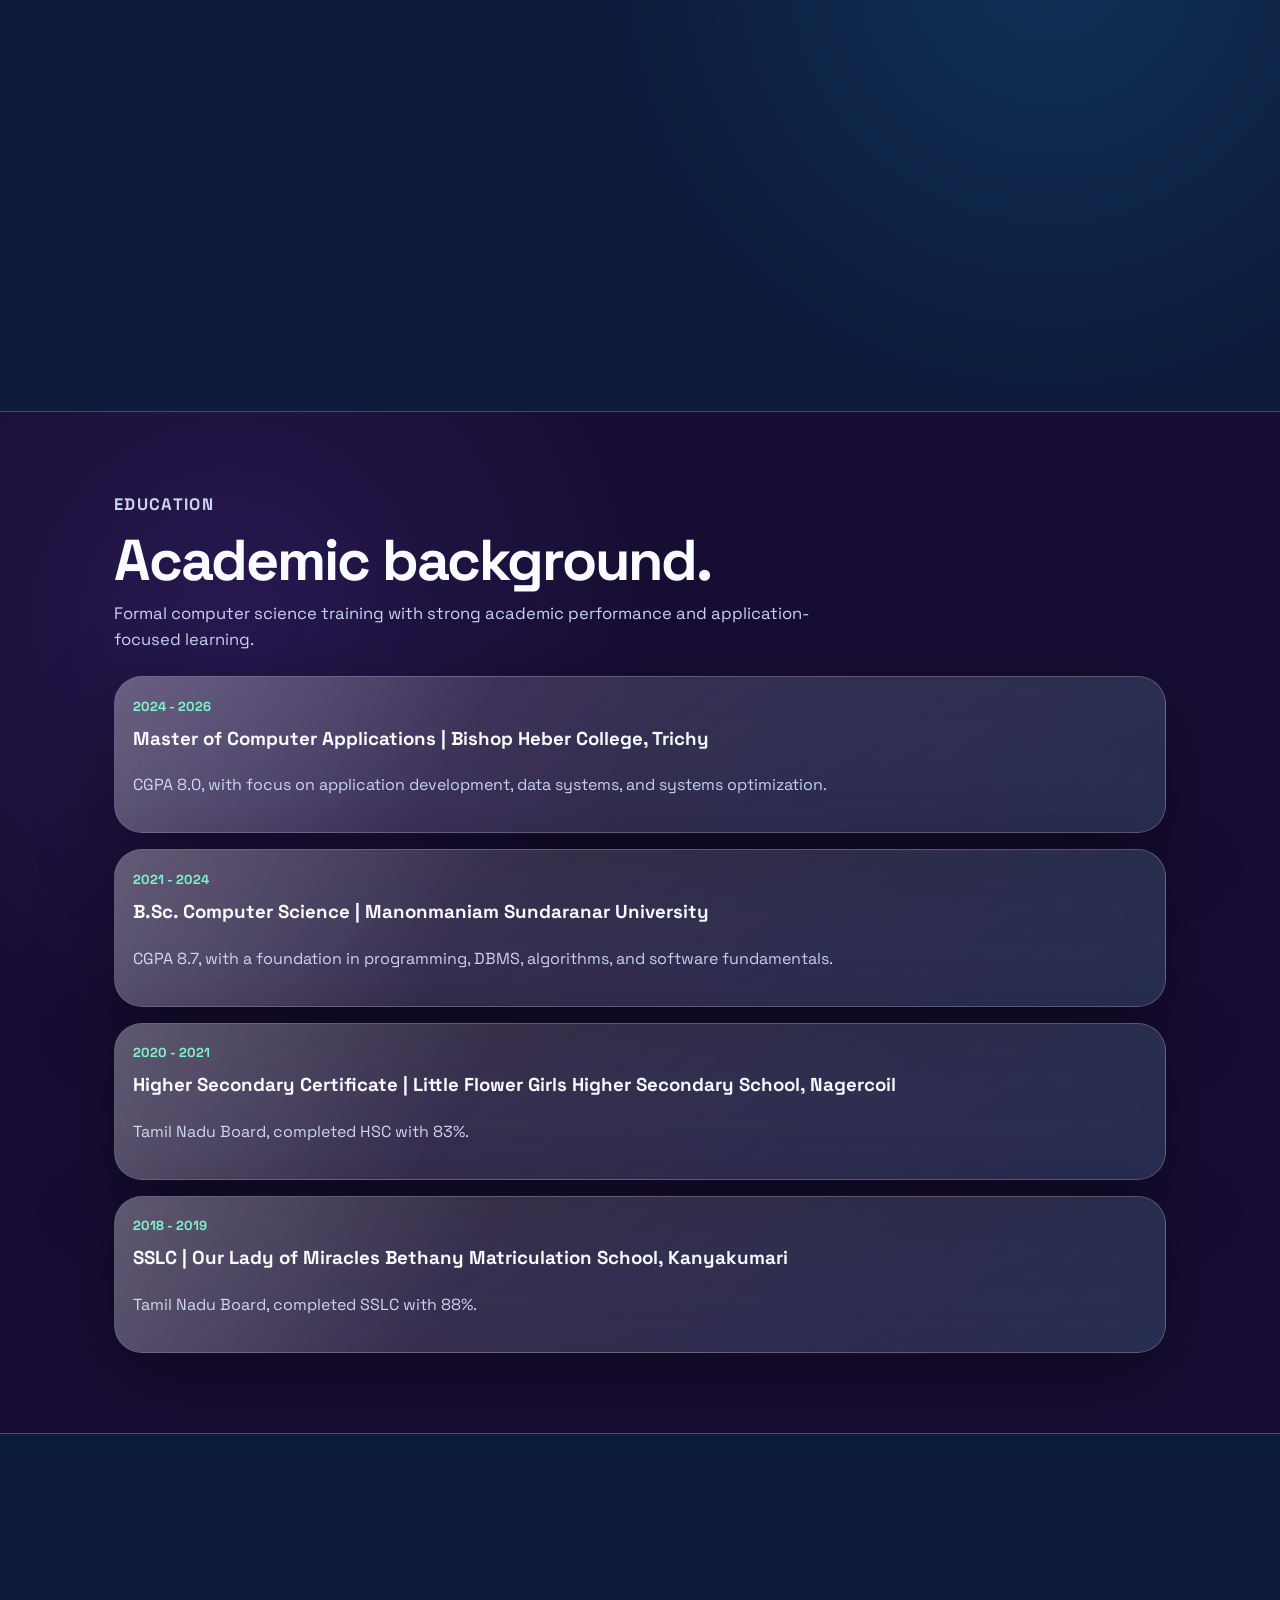
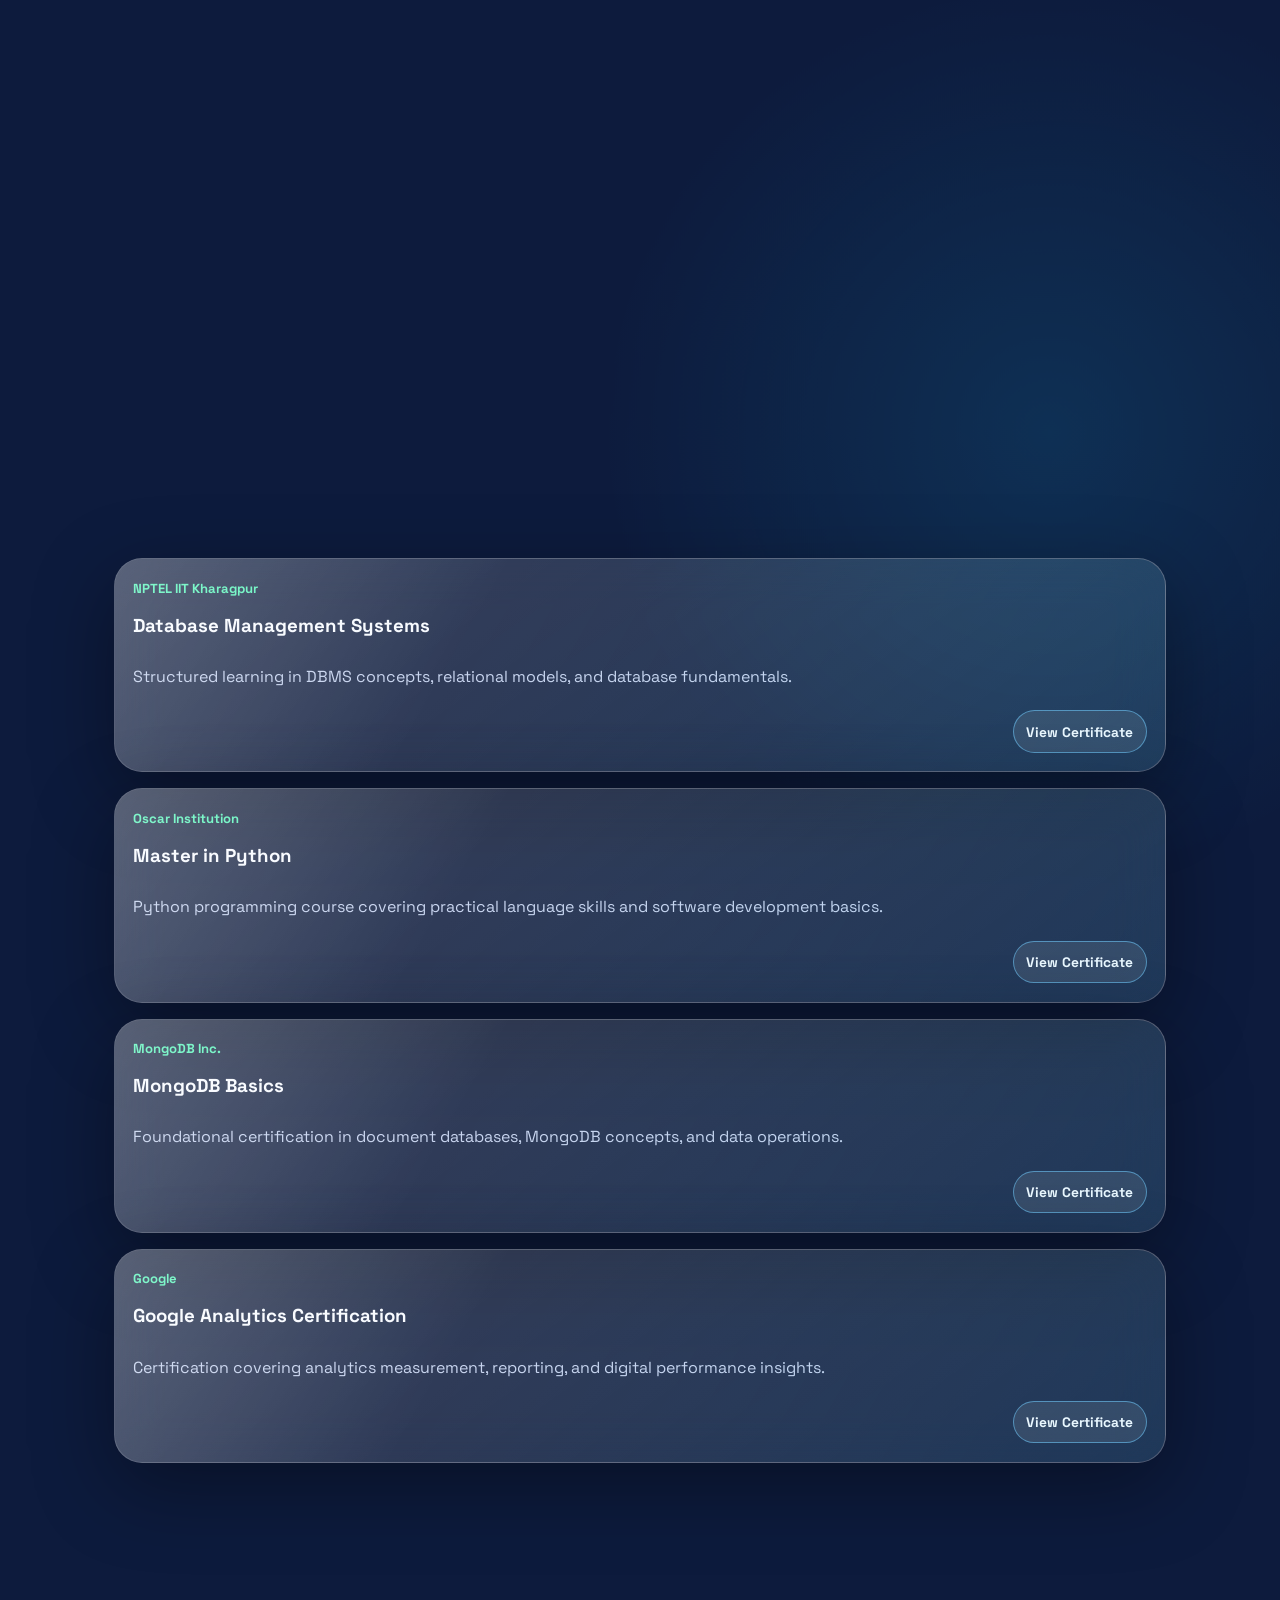
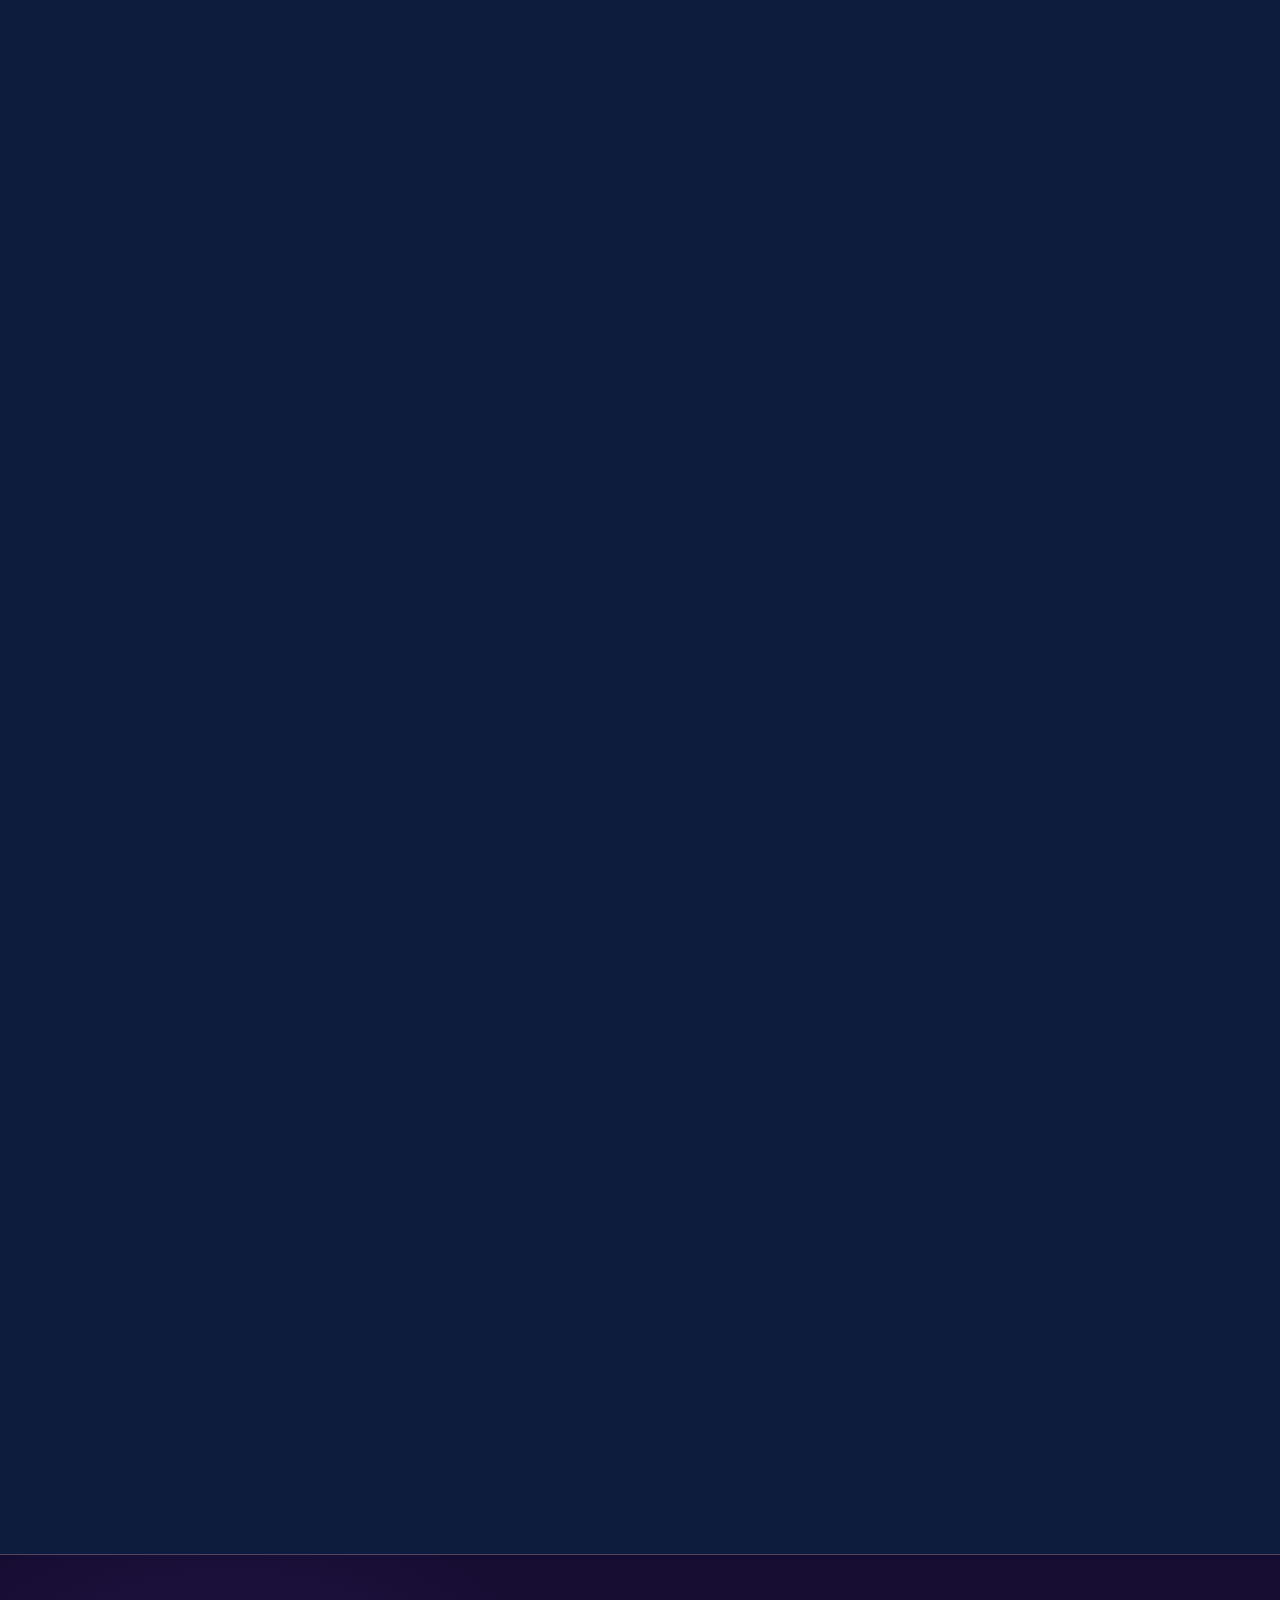
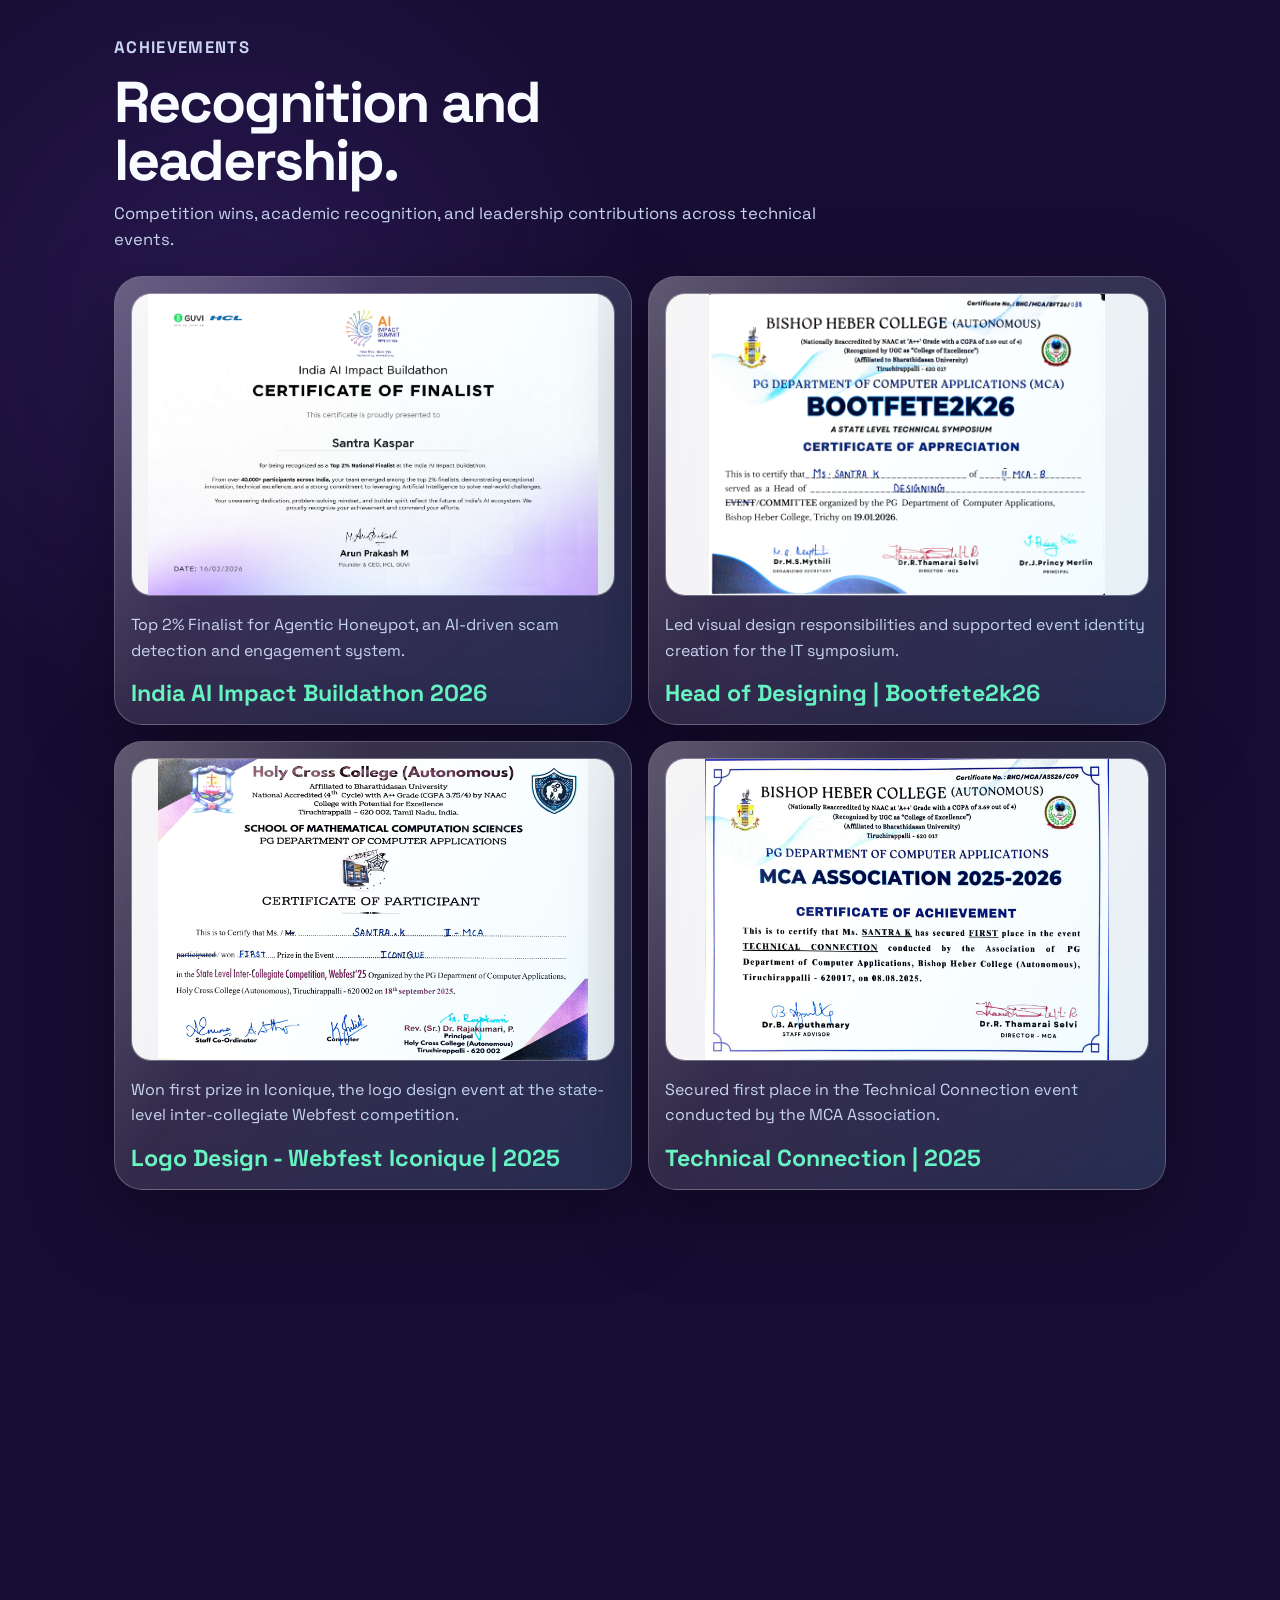
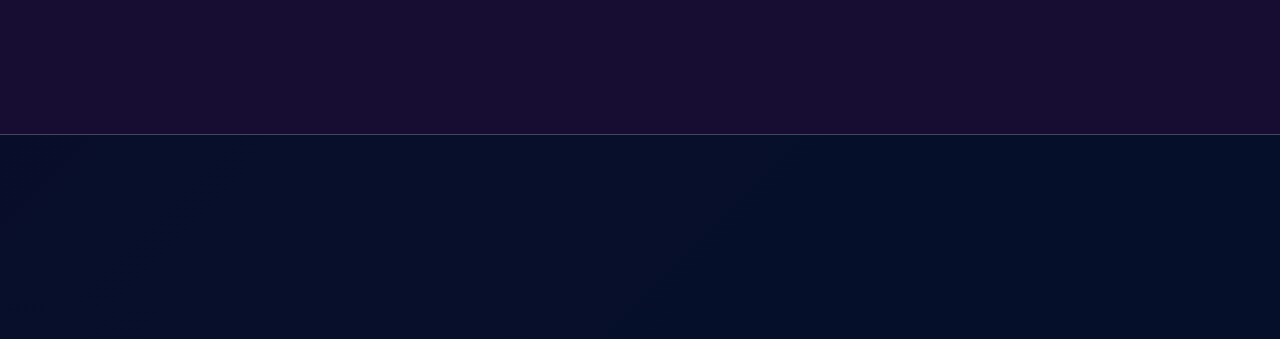
<file: glassmorphism-landing.html>
<!DOCTYPE html>
<html lang="en">
<head>
  <meta charset="UTF-8">
  <meta name="viewport" content="width=device-width, initial-scale=1.0">
  <title>Santra K | AI & App Developer</title>
  <style>
    @import url("https://fonts.googleapis.com/css2?family=Space+Grotesk:wght@400;500;600;700&family=Playfair+Display:ital,wght@1,600&display=swap");

    :root {
      --color-bg-start: #130821;
      --color-bg-mid: #201052;
      --color-bg-end: #031b46;
      --color-surface: rgba(255, 255, 255, 0.12);
      --color-surface-strong: rgba(255, 255, 255, 0.18);
      --color-surface-soft: rgba(255, 255, 255, 0.08);
      --color-border: rgba(255, 255, 255, 0.24);
      --color-border-strong: rgba(117, 204, 255, 0.55);
      --color-text: #f8fbff;
      --color-muted: #c9d5ef;
      --color-caption: #9fb0d7;
      --color-purple: #8a5cff;
      --color-purple-deep: #4e27d9;
      --color-blue: #19c7ff;
      --color-blue-deep: #006dff;
      --color-navy: #080b1d;
      --color-focus: #93f4ff;
      --color-success: #69f5c1;
      --section-white: #170d33;
      --section-gray: #0d1b3d;
      --shadow-panel: 0 24px 80px rgba(0, 0, 0, 0.36);
      --shadow-glow: 0 0 42px rgba(25, 199, 255, 0.32);
      --radius-lg: 28px;
      --radius-md: 20px;
      --radius-sm: 14px;
      --transition: 400ms ease-in-out;
      --max-width: 1180px;
    }

    * {
      box-sizing: border-box;
    }

    html {
      scroll-behavior: smooth;
    }

    body {
      margin: 0;
      min-height: 100vh;
      color: var(--color-text);
      background:
        radial-gradient(circle at 18% 12%, rgba(138, 92, 255, 0.42), transparent 28rem),
        radial-gradient(circle at 82% 8%, rgba(25, 199, 255, 0.32), transparent 26rem),
        radial-gradient(circle at 50% 92%, rgba(0, 109, 255, 0.26), transparent 30rem),
        linear-gradient(135deg, var(--color-bg-start), var(--color-bg-mid) 48%, var(--color-bg-end));
      font-family: "Space Grotesk", Arial, sans-serif;
      line-height: 1.6;
      overflow-x: hidden;
    }

    body::before {
      position: fixed;
      inset: 0;
      z-index: -2;
      content: "";
      background-image:
        linear-gradient(rgba(255, 255, 255, 0.05) 1px, transparent 1px),
        linear-gradient(90deg, rgba(255, 255, 255, 0.05) 1px, transparent 1px);
      background-size: 42px 42px;
      mask-image: linear-gradient(to bottom, rgba(0, 0, 0, 0.85), rgba(0, 0, 0, 0.2));
    }

    body::after {
      position: fixed;
      inset: 0;
      z-index: -1;
      pointer-events: none;
      content: "";
      background: rgba(255, 255, 255, 0.03);
      backdrop-filter: blur(0.2px);
    }

    a {
      color: inherit;
    }

    .skip-link {
      position: fixed;
      top: 0.75rem;
      left: 0.75rem;
      z-index: 100;
      padding: 0.75rem 1rem;
      color: var(--color-navy);
      background: var(--color-focus);
      border-radius: var(--radius-sm);
      transform: translateY(-140%);
      transition: transform var(--transition);
    }

    .skip-link:focus {
      transform: translateY(0);
    }

    .site-header {
      position: sticky;
      top: 0;
      z-index: 50;
      border-bottom: 1px solid var(--color-border);
      background: rgba(8, 11, 29, 0.54);
      backdrop-filter: blur(22px);
      transition: padding var(--transition), background var(--transition), box-shadow var(--transition);
    }

    .site-header.is-shrunk {
      box-shadow: 0 16px 38px rgba(0, 0, 0, 0.24);
    }

    .nav-section {
      padding: 0.9rem 0;
      transition: padding var(--transition);
    }

    .site-header.is-shrunk .nav-section {
      padding-block: 0.45rem;
    }

    .nav-shell {
      display: flex;
      align-items: center;
      justify-content: space-between;
      gap: 1rem;
      width: calc(100% - 48px);
      max-width: 1100px;
      margin: 0 auto;
      padding-block: 0.8rem;
      padding: 0.8rem 0.95rem;
      background: rgba(8, 11, 29, 0.42);
      border: 1px solid var(--color-border);
      border-radius: 999px;
      box-shadow: 0 12px 40px rgba(0, 0, 0, 0.24);
      backdrop-filter: blur(22px);
    }

    .brand {
      display: inline-flex;
      align-items: center;
      gap: 0.7rem;
      min-width: max-content;
      text-decoration: none;
    }

    .brand-name {
      color: var(--color-text);
      font-family: "Playfair Display", "Space Grotesk", serif;
      font-style: italic;
      font-size: 1.35em;
      font-weight: 600;
      letter-spacing: 0.01em;
      text-shadow: 0 0 22px rgba(25, 199, 255, 0.36);
      transition: text-shadow var(--transition);
    }

    .brand:hover .brand-name,
    .brand:focus-visible .brand-name {
      text-shadow: 0 0 30px rgba(25, 199, 255, 0.55);
    }

    .brand-mark {
      width: 2.45rem;
      aspect-ratio: 1;
      overflow: hidden;
      border: 1px solid var(--color-border-strong);
      border-radius: 50%;
      background: linear-gradient(135deg, var(--color-purple), var(--color-blue));
      box-shadow: var(--shadow-glow);
    }

    .brand-mark img {
      display: block;
      width: 100%;
      height: 100%;
      object-fit: cover;
      object-position: center top;
    }

    .nav-links {
      display: none;
      align-items: center;
      gap: 0.2rem;
    }

    .nav-links a {
      padding: 0.65rem 0.85rem;
      border-radius: 999px;
      color: var(--color-muted);
      text-decoration: none;
      text-transform: uppercase;
      letter-spacing: 0.04em;
      font-size: 0.88rem;
      font-weight: 600;
      transition: color var(--transition), background var(--transition), transform var(--transition);
    }

    .nav-links a:hover,
    .nav-links a:focus-visible {
      color: var(--color-text);
      background: var(--color-surface);
      transform: translateY(-1px);
    }

    .nav-cta,
    .button {
      display: inline-flex;
      align-items: center;
      justify-content: center;
      min-height: 2.9rem;
      padding: 0.8rem 1rem;
      border: 1px solid var(--color-border-strong);
      border-radius: 999px;
      color: var(--color-text);
      background: linear-gradient(135deg, var(--color-purple-deep), var(--color-blue-deep));
      box-shadow: 0 12px 34px rgba(0, 109, 255, 0.3);
      text-decoration: none;
      font-weight: 700;
      transition: transform var(--transition), box-shadow var(--transition), border-color var(--transition);
    }

    .nav-cta {
      display: none;
      text-transform: uppercase;
      letter-spacing: 0.04em;
      font-size: 0.88rem;
    }

    .button:hover,
    .button:focus-visible,
    .nav-cta:hover,
    .nav-cta:focus-visible {
      border-color: var(--color-focus);
      box-shadow: 0 16px 48px rgba(25, 199, 255, 0.38);
      transform: translateY(-3px) scale(1.01);
    }

    :focus-visible {
      outline: 3px solid var(--color-focus);
      outline-offset: 4px;
    }

    main {
      width: 100%;
      margin: 0;
      padding: 0;
    }

    .hero {
      display: grid;
      gap: 2rem;
      min-height: calc(100vh - 6rem);
      align-items: center;
    }

    .page-section {
      width: 100%;
      padding: 48px 0;
      border-top: 1px solid var(--color-border);
      overflow: clip;
    }

    .page-section:first-of-type {
      border-top: 0;
    }

    .section-white {
      background:
        radial-gradient(circle at 18% 20%, rgba(138, 92, 255, 0.14), transparent 26rem),
        var(--section-white);
    }

    .section-gray {
      background:
        radial-gradient(circle at 82% 18%, rgba(25, 199, 255, 0.12), transparent 28rem),
        var(--section-gray);
    }

    .section-inner {
      width: min(100%, 1100px);
      margin: 0 auto;
      padding: 0 24px;
    }

    #home {
      padding-top: calc(48px + 76px);
    }

    .glass-panel {
      position: relative;
      overflow: hidden;
      background: linear-gradient(145deg, var(--color-surface-strong), var(--color-surface-soft));
      border: 1px solid var(--color-border);
      border-radius: var(--radius-lg);
      box-shadow: var(--shadow-panel);
      backdrop-filter: blur(24px);
    }

    .glass-panel::before {
      position: absolute;
      inset: 0;
      pointer-events: none;
      content: "";
      background: linear-gradient(120deg, rgba(255, 255, 255, 0.22), transparent 34%, rgba(25, 199, 255, 0.1));
      opacity: 0.78;
    }

    .hero-copy {
      padding: clamp(1.35rem, 5vw, 3rem);
    }

    .eyebrow,
    .caption {
      margin: 0 0 0.8rem;
      color: var(--color-success);
      font-size: 0.78rem;
      font-weight: 700;
      letter-spacing: 0.08em;
      text-transform: uppercase;
    }

    h1,
    h2,
    h3,
    p {
      margin-top: 0;
    }

    h1 {
      max-width: 12ch;
      margin-bottom: 1rem;
      font-size: clamp(3.15rem, 15vw, 5.7rem);
      line-height: 0.92;
      letter-spacing: -0.04em;
    }

    .hero-subtext {
      max-width: 38rem;
      color: var(--color-muted);
      font-size: clamp(1.02rem, 3.4vw, 1.25rem);
    }

    .hero-actions {
      display: flex;
      flex-wrap: wrap;
      gap: 0.9rem;
      margin-top: 1.7rem;
    }

    .button.secondary {
      background: rgba(255, 255, 255, 0.09);
      box-shadow: none;
    }

    .hero-card {
      display: grid;
      gap: 1rem;
      padding: 1rem;
    }

    .profile-card {
      display: grid;
      gap: 1rem;
      padding: 1rem;
    }

    .profile-frame {
      overflow: hidden;
      border: 1px solid var(--color-border);
      border-radius: var(--radius-md);
      background: rgba(255, 255, 255, 0.1);
      aspect-ratio: 4 / 4.5;
    }

    .profile-frame img {
      display: block;
      width: 100%;
      height: 100%;
      object-fit: cover;
      object-position: center top;
      filter: saturate(1.08) contrast(1.04);
    }

    .metric-grid {
      display: grid;
      gap: 0.85rem;
    }

    .metric {
      padding: 1rem;
      border: 1px solid var(--color-border);
      border-radius: var(--radius-md);
      background: rgba(255, 255, 255, 0.1);
      transition: transform var(--transition), background var(--transition), border-color var(--transition);
    }

    .metric:hover {
      border-color: var(--color-border-strong);
      background: rgba(255, 255, 255, 0.16);
      transform: translateY(-4px);
    }

    .metric strong {
      display: block;
      color: var(--color-blue);
      font-size: clamp(1.65rem, 8vw, 2.35rem);
      line-height: 1;
    }

    .metric span {
      display: block;
      margin-top: 0.35rem;
      color: var(--color-muted);
      font-size: 0.92rem;
    }

    .section-heading {
      max-width: 44rem;
      margin-bottom: 1.4rem;
    }

    h2 {
      margin-bottom: 0.7rem;
      font-size: clamp(2rem, 8vw, 3.6rem);
      line-height: 1;
      letter-spacing: -0.035em;
    }

    .section-heading p {
      color: var(--color-muted);
      font-size: 1.04rem;
    }

    .card-grid {
      display: grid;
      gap: 1rem;
    }

    #features .card-grid {
      align-items: stretch;
    }

    .feature-card {
      display: flex;
      flex-direction: column;
      min-height: 19rem;
      padding: 1.25rem;
      transition: transform var(--transition), border-color var(--transition), box-shadow var(--transition), background var(--transition);
    }

    .feature-card:hover,
    .feature-card:focus-within {
      border-color: var(--color-border-strong);
      background: linear-gradient(145deg, rgba(255, 255, 255, 0.2), rgba(255, 255, 255, 0.09));
      box-shadow: var(--shadow-panel), var(--shadow-glow);
      transform: translateY(-8px);
    }

    .feature-card h3 {
      margin-bottom: 0.65rem;
      font-size: 1.35rem;
      line-height: 1.2;
    }

    .feature-card p {
      color: var(--color-muted);
    }

    .feature-card .proof-link {
      align-self: flex-end;
      margin-top: auto;
    }

    .chip-row {
      display: flex;
      flex-wrap: wrap;
      gap: 0.55rem;
      margin-top: 1rem;
    }

    .chip {
      padding: 0.45rem 0.65rem;
      border: 1px solid rgba(255, 255, 255, 0.2);
      border-radius: 999px;
      color: var(--color-muted);
      background: rgba(255, 255, 255, 0.08);
      font-size: 0.82rem;
      font-weight: 600;
    }

    .proof-link {
      display: inline-flex;
      align-items: center;
      justify-content: center;
      width: fit-content;
      margin-top: auto;
      padding: 0.58rem 0.78rem;
      border: 1px solid var(--color-border-strong);
      border-radius: 999px;
      color: var(--color-text);
      background: rgba(255, 255, 255, 0.1);
      text-decoration: none;
      font-size: 0.86rem;
      font-weight: 700;
      transition: transform var(--transition), background var(--transition), border-color var(--transition), box-shadow var(--transition);
    }

    .proof-link:hover,
    .proof-link:focus-visible {
      border-color: var(--color-focus);
      background: rgba(255, 255, 255, 0.18);
      box-shadow: var(--shadow-glow);
      transform: translateY(-2px);
    }

    .spotlight {
      display: grid;
      gap: 1rem;
    }

    .certificate-list article {
      display: flex;
      flex-direction: column;
      gap: 0.3rem;
    }

    .certificate-list .proof-link {
      align-self: flex-end;
      margin-top: auto;
    }

    .spotlight .glass-panel {
      padding: 1.35rem;
    }

    .timeline {
      display: grid;
      gap: 1rem;
    }

    .timeline article {
      padding: 1.15rem;
      transition: transform var(--transition), border-color var(--transition), background var(--transition);
    }

    .timeline article:hover {
      border-color: var(--color-border-strong);
      background: rgba(255, 255, 255, 0.16);
      transform: translateX(4px);
    }

    .timeline time {
      display: block;
      margin-bottom: 0.45rem;
      color: var(--color-success);
      font-size: 0.82rem;
      font-weight: 700;
    }

    .timeline p {
      color: var(--color-muted);
    }

    .process-grid {
      display: grid;
      gap: 1rem;
      counter-reset: process;
    }

    .process-card {
      padding: 1.25rem;
      transition: transform var(--transition), border-color var(--transition), background var(--transition);
    }

    .process-card::after {
      position: absolute;
      right: 1.2rem;
      bottom: 0.8rem;
      counter-increment: process;
      content: "0" counter(process);
      color: rgba(255, 255, 255, 0.12);
      font-size: 3rem;
      font-weight: 700;
      line-height: 1;
    }

    .process-card:hover {
      border-color: var(--color-border-strong);
      background: rgba(255, 255, 255, 0.16);
      transform: translateY(-6px);
    }

    .process-card p,
    .testimonial-card p {
      color: var(--color-muted);
    }

    .testimonial-grid {
      display: grid;
      gap: 1rem;
    }

    .testimonial-card {
      padding: 1.25rem;
      transition: transform var(--transition), border-color var(--transition), box-shadow var(--transition);
    }

    .testimonial-card:hover {
      border-color: var(--color-border-strong);
      box-shadow: var(--shadow-panel), var(--shadow-glow);
      transform: translateY(-6px);
    }

    .testimonial-card blockquote {
      margin: 0;
    }

    .achievement-grid {
      grid-template-columns: 1fr;
    }

    .achievement-card {
      display: flex;
      flex-direction: column;
      gap: 1rem;
      padding: 1rem;
    }

    .achievement-proof {
      margin: 0;
      overflow: hidden;
      border: 1px solid var(--color-border);
      border-radius: var(--radius-md);
      background: rgba(255, 255, 255, 0.08);
      aspect-ratio: 16 / 10;
    }

    .achievement-proof img {
      display: block;
      width: 100%;
      height: 100%;
      object-fit: contain;
      background: rgba(255, 255, 255, 0.94);
    }

    .testimonial-card footer {
      margin-top: 1rem;
      color: var(--color-success);
      font-weight: 700;
    }

    .achievement-card footer {
      font-size: clamp(1.15rem, 2.8vw, 1.45rem);
      line-height: 1.25;
    }

    .site-footer {
      width: 100%;
      margin: 0;
      padding: 48px 0;
      border-top: 1px solid var(--color-border);
      background: rgba(8, 11, 29, 0.68);
    }

    .footer-inner {
      display: flex;
      flex-direction: column;
      gap: 1rem;
      padding: 1.2rem;
      color: var(--color-caption);
    }

    .footer-links {
      display: flex;
      flex-wrap: wrap;
      gap: 0.9rem;
    }

    .footer-links a {
      color: var(--color-muted);
      text-decoration: none;
      transition: color var(--transition), transform var(--transition);
    }

    .footer-links a:hover,
    .footer-links a:focus-visible {
      color: var(--color-text);
      transform: translateY(-2px);
    }

    .reveal {
      opacity: 0;
      transform: translateY(28px);
      transition: opacity 600ms ease-in-out, transform 600ms ease-in-out;
    }

    .reveal.is-visible {
      opacity: 1;
      transform: translateY(0);
    }

    .feature-card.reveal:nth-child(2),
    .timeline article.reveal:nth-child(2) {
      transition-delay: 90ms;
    }

    .feature-card.reveal:nth-child(3),
    .timeline article.reveal:nth-child(3) {
      transition-delay: 180ms;
    }

    .feature-card.reveal:nth-child(4) {
      transition-delay: 270ms;
    }

    @media (prefers-reduced-motion: reduce) {
      *,
      *::before,
      *::after {
        scroll-behavior: auto !important;
        animation-duration: 0.001ms !important;
        animation-iteration-count: 1 !important;
        transition-duration: 0.001ms !important;
      }

      .reveal {
        opacity: 1;
        transform: none;
      }
    }

    @media (min-width: 768px) {
      .nav-links,
      .nav-cta {
        display: inline-flex;
      }

      .hero {
        grid-template-columns: minmax(0, 1.1fr) minmax(18rem, 0.9fr);
      }

      .page-section {
        padding: 80px 0;
      }

      #home {
        padding-top: calc(80px + 82px);
      }

      .hero-card {
        padding: 1.15rem;
      }

      .metric-grid {
        grid-template-columns: repeat(3, 1fr);
      }

      .card-grid {
        grid-template-columns: repeat(2, minmax(0, 1fr));
      }

      .spotlight {
        grid-template-columns: 0.9fr 1.1fr;
        align-items: start;
      }

      .process-grid,
      .testimonial-grid {
        grid-template-columns: repeat(3, minmax(0, 1fr));
      }

      .achievement-grid {
        grid-template-columns: repeat(2, minmax(0, 1fr));
      }

      .footer-inner {
        flex-direction: row;
        align-items: center;
        justify-content: space-between;
      }
    }

    @media (min-width: 1200px) {
      .hero {
        min-height: calc(100vh - 5.5rem);
      }

      .hero-copy {
        padding: 3.4rem;
      }

      .card-grid {
        grid-template-columns: repeat(3, minmax(0, 1fr));
      }

      #features .feature-card:nth-child(1) {
        grid-column: auto;
      }

      #features .feature-card:nth-child(4) {
        grid-column: 2 / span 1;
      }

    }
  </style>
</head>
<body>
  <a class="skip-link" href="#main">Skip to content</a>

  <header class="site-header" id="siteHeader">
    <section class="nav-section" id="navbar" aria-label="Site navigation">
      <nav class="nav-shell" aria-label="Primary navigation">
        <a class="brand" href="#home" aria-label="Santra K home">
          <span class="brand-mark" aria-hidden="true">
            <img src="santra-profile.jpeg" alt="">
          </span>
          <span class="brand-name">Santra Kaspar</span>
        </a>
        <div class="nav-links">
          <a href="#features">Projects</a>
          <a href="#how-it-works">How It Works</a>
          <a href="#education">Education</a>
          <a href="#certificates">Certificates</a>
          <a href="#achievements">Achievements</a>
          <a href="#contact">Contact</a>
        </div>
        <a class="nav-cta" href="mailto:santraakl21@gmail.com">Hire Me</a>
      </nav>
    </section>
  </header>

  <main id="main">
    <section class="page-section section-white" id="home" aria-labelledby="hero-title">
      <div class="section-inner hero">
        <div class="hero-copy glass-panel reveal">
          <p class="eyebrow">MCA Candidate | Cross-platform App Developer</p>
          <h1 id="hero-title">Useful AI software, built with clarity.</h1>
          <p class="hero-subtext">
            I am Santra K, a detail-oriented developer building Flutter apps, Python data pipelines,
            healthcare tools, and machine learning workflows with practical impact.
          </p>
          <div class="hero-actions">
            <a class="button" href="#features">Explore Work</a>
            <a class="button secondary" href="https://www.linkedin.com/in/santrakaspar" target="_blank" rel="noreferrer">View LinkedIn</a>
            <a class="button secondary" href="https://github.com/Santraakaspar" target="_blank" rel="noreferrer">View GitHub</a>
          </div>
        </div>

        <aside class="hero-card glass-panel reveal" aria-label="Profile highlights">
          <div class="profile-card">
            <div class="profile-frame">
            <img src="santra-profile-themed.png" alt="Professional portrait of Santra K">
            </div>
            <div class="metric-grid" aria-label="Career highlights">
              <div class="metric">
                <strong>8.0</strong>
                <span>MCA CGPA</span>
              </div>
              <div class="metric">
                <strong>100%</strong>
                <span>HealthFlow F1 score</span>
              </div>
              <div class="metric">
                <strong>Top 2%</strong>
                <span>India AI Impact Buildathon finalist</span>
              </div>
            </div>
          </div>
        </aside>
      </div>
    </section>

    <section class="page-section section-gray" id="features" aria-labelledby="features-title">
      <div class="section-inner">
        <div class="section-heading reveal">
          <p class="caption">Selected work</p>
          <h2 id="features-title">Projects with real product shape.</h2>
          <p>Each project combines user-facing design, data logic, and careful engineering decisions.</p>
        </div>
        <div class="card-grid">
          <article class="feature-card glass-panel reveal">
            <p class="caption">AI Security &middot; Top 2% Finalist, India AI Impact Hackathon</p>
            <h3>Agentic Honeypot</h3>
            <p>
              AI-powered honeypot API that detects scam intent and autonomously engages attackers
              through multi-turn conversations. A persona-driven agent with adaptive response logic
              extracts threat intelligence (UPI IDs, phone numbers, phishing links) using heuristic-based
              detection, with a FastAPI backend deployed as a production-ready REST API on the cloud.
            </p>
            <div class="chip-row" aria-label="Agentic Honeypot technologies">
              <span class="chip">FastAPI</span>
              <span class="chip">AI Agents</span>
              <span class="chip">Threat Intelligence</span>
              <span class="chip">Cloud Deployment</span>
            </div>
            <a class="proof-link" href="https://github.com/Santraakaspar/agentic_honeypot" target="_blank" rel="noreferrer">View project</a>
          </article>
          <article class="feature-card glass-panel reveal">
            <p class="caption">Healthcare AI</p>
            <h3>Smart Hospital | HealthFlow</h3>
            <p>
              Multilingual smart healthcare system with real-time vitals monitoring, rule-based decisions,
              and AI nutrition recommendations aligned with medical guidelines.
            </p>
            <div class="chip-row" aria-label="HealthFlow technologies">
              <span class="chip">Flutter</span>
              <span class="chip">Python</span>
              <span class="chip">AI/ML</span>
              <span class="chip">Rules Engine</span>
            </div>
            <a class="proof-link" href="https://github.com/Santraakaspar/smart_hospital" target="_blank" rel="noreferrer">View project</a>
          </article>
          <article class="feature-card glass-panel reveal">
            <p class="caption">Data Science</p>
            <h3>Customer Churn Prediction</h3>
            <p>
              Built a machine learning model using Python and Scikit-learn to predict customer churn,
              with data preprocessing, feature engineering, and dataset balancing. Evaluated models
              using classification algorithms, cross-validation, and performance metrics.
            </p>
            <div class="chip-row" aria-label="Churn technologies">
              <span class="chip">Python</span>
              <span class="chip">Scikit-learn</span>
              <span class="chip">Pandas</span>
            </div>
          </article>
          <article class="feature-card glass-panel reveal">
            <p class="caption">Computer Vision</p>
            <h3>Image Cartoonifier</h3>
            <p>
              Reusable CLI pipeline using adaptive thresholding, bilateral filtering, edge detection,
              OpenCV, and NumPy.
            </p>
            <div class="chip-row" aria-label="Cartoonifier technologies">
              <span class="chip">OpenCV</span>
              <span class="chip">NumPy</span>
              <span class="chip">CLI Tool</span>
            </div>
          </article>
          <article class="feature-card glass-panel reveal">
            <p class="caption">Frontend</p>
            <h3>Responsive Web Systems</h3>
            <p>
              Institutional web interfaces translated from UI mockups into semantic HTML, CSS,
              JavaScript, and cross-browser production code.
            </p>
            <div class="chip-row" aria-label="Web technologies">
              <span class="chip">HTML</span>
              <span class="chip">CSS</span>
              <span class="chip">JavaScript</span>
            </div>
            <a class="proof-link" href="https://github.com/Santraakaspar/university" target="_blank" rel="noreferrer">View project</a>
          </article>
        </div>
      </div>
    </section>

    <section class="page-section section-white" id="how-it-works" aria-labelledby="how-title">
      <div class="section-inner">
        <div class="section-heading reveal">
          <p class="caption">How it works</p>
          <h2 id="how-title">From app screens to data pipelines.</h2>
          <p>
            I work across application development, software patterns, REST concepts,
            database systems, and systems optimization.
          </p>
        </div>
        <div class="process-grid">
          <article class="process-card glass-panel reveal">
            <h3>Design the flow</h3>
            <p>Translate user needs and UI mockups into clear app architecture and responsive interfaces.</p>
          </article>
          <article class="process-card glass-panel reveal">
            <h3>Build the system</h3>
            <p>Connect Flutter, Python, databases, REST concepts, and reusable software patterns.</p>
          </article>
          <article class="process-card glass-panel reveal">
            <h3>Validate the result</h3>
            <p>Use data preprocessing, feature engineering, EDA, and model metrics to improve outcomes.</p>
          </article>
        </div>
      </div>
    </section>

    <section class="page-section section-gray" id="testimonials" aria-labelledby="testimonials-title">
      <div class="section-inner">
        <div class="section-heading reveal">
          <p class="caption">Testimonials</p>
          <h2 id="testimonials-title">Proof through work, learning, and recognition.</h2>
        </div>
        <div class="testimonial-grid">
          <article class="testimonial-card glass-panel reveal">
            <blockquote>
              <p>Built ML-ready supermarket sales pipelines, performed EDA, applied feature engineering, and evaluated models with classification metrics.</p>
              <footer>Data Science Internship | Deyo InfoTech</footer>
            </blockquote>
          </article>
          <article class="testimonial-card glass-panel reveal">
            <blockquote>
              <p>Developed responsive frontend architectures and optimized semantic web code for cross-browser performance.</p>
              <footer>Web Development Internship | Oscar Computer Education</footer>
            </blockquote>
          </article>
          <article class="testimonial-card glass-panel reveal">
            <blockquote>
              <p>Selected as a Top 2% Finalist in the India AI Impact Buildathon 2026 for Agentic Honeypot, an AI-driven scam detection and engagement system.</p>
              <footer>Top 2% Finalist | India AI Impact Buildathon</footer>
            </blockquote>
          </article>
        </div>
      </div>
    </section>

    <section class="page-section section-white" id="education" aria-labelledby="education-title">
      <div class="section-inner">
        <div class="section-heading reveal">
          <p class="caption">Education</p>
          <h2 id="education-title">Academic background.</h2>
          <p>Formal computer science training with strong academic performance and application-focused learning.</p>
        </div>
        <div class="timeline">
          <article class="glass-panel reveal">
            <time datetime="2024">2024 - 2026</time>
            <h3>Master of Computer Applications | Bishop Heber College, Trichy</h3>
            <p>CGPA 8.0, with focus on application development, data systems, and systems optimization.</p>
          </article>
          <article class="glass-panel reveal">
            <time datetime="2021">2021 - 2024</time>
            <h3>B.Sc. Computer Science | Manonmaniam Sundaranar University</h3>
            <p>CGPA 8.7, with a foundation in programming, DBMS, algorithms, and software fundamentals.</p>
          </article>
          <article class="glass-panel reveal">
            <time datetime="2020">2020 - 2021</time>
            <h3>Higher Secondary Certificate | Little Flower Girls Higher Secondary School, Nagercoil</h3>
            <p>Tamil Nadu Board, completed HSC with 83%.</p>
          </article>
          <article class="glass-panel reveal">
            <time datetime="2018">2018 - 2019</time>
            <h3>SSLC | Our Lady of Miracles Bethany Matriculation School, Kanyakumari</h3>
            <p>Tamil Nadu Board, completed SSLC with 88%.</p>
          </article>
        </div>
      </div>
    </section>

    <section class="page-section section-gray" id="certificates" aria-labelledby="certificates-title">
      <div class="section-inner">
        <div class="section-heading reveal">
          <p class="caption">Certificate courses</p>
          <h2 id="certificates-title">Professional learning.</h2>
          <p>Certifications across AI, data analytics, databases, Python, MongoDB, and digital analytics.</p>
        </div>
        <div class="timeline certificate-list">
          <article class="glass-panel reveal">
            <time>IBM SkillsBuild</time>
            <h3>Excel Basics for Data Analysis</h3>
            <p>IBM-authorized Coursera course covering spreadsheet fundamentals for practical data analysis.</p>
            <a class="proof-link" href="certificates/set1/Coursera P3D516WAESRK_copy.pdf" target="_blank" rel="noreferrer">View Certificate</a>
          </article>
          <article class="glass-panel reveal">
            <time>IBM SkillsBuild</time>
            <h3>Data Analytics Essentials</h3>
            <p>Professional badge focused on analytics foundations and data-driven decision making.</p>
            <a class="proof-link" href="certificates/set2/IBMDesign20260614-31-1m4m8z.pdf" target="_blank" rel="noreferrer">View Certificate</a>
          </article>
          <article class="glass-panel reveal">
            <time>NPTEL IIT Kharagpur</time>
            <h3>Database Management Systems</h3>
            <p>Structured learning in DBMS concepts, relational models, and database fundamentals.</p>
            <a class="proof-link" href="certificates/set1/245213231-NPTEL certificate.pdf" target="_blank" rel="noreferrer">View Certificate</a>
          </article>
          <article class="glass-panel reveal">
            <time>Oscar Institution</time>
            <h3>Master in Python</h3>
            <p>Python programming course covering practical language skills and software development basics.</p>
            <a class="proof-link" href="certificates/set1/IMG_20251126_224513757_DOC.jpg" target="_blank" rel="noreferrer">View Certificate</a>
          </article>
          <article class="glass-panel reveal">
            <time>MongoDB Inc.</time>
            <h3>MongoDB Basics</h3>
            <p>Foundational certification in document databases, MongoDB concepts, and data operations.</p>
            <a class="proof-link" href="certificates/set1/MongoDBBasicsforStudents_Badge20250726-33-29ev0e.pdf" target="_blank" rel="noreferrer">View Certificate</a>
          </article>
          <article class="glass-panel reveal">
            <time>Google</time>
            <h3>Google Analytics Certification</h3>
            <p>Certification covering analytics measurement, reporting, and digital performance insights.</p>
            <a class="proof-link" href="certificates/set3/IMG-20260615-WA0003.jpg" target="_blank" rel="noreferrer">View Certificate</a>
          </article>
          <article class="glass-panel reveal">
            <time>Forage</time>
            <h3>Deloitte Data Analytics Job Simulation</h3>
            <p>Applied data analytics simulation focused on business problem solving and insight generation.</p>
            <a class="proof-link" href="certificates/set1/io9DzWKe3PTsiS6GG_9PBTqmSxAf6zZTseP_696b32c52e40c7c03cfeeb13_1768639297837_completion_certificate.pdf" target="_blank" rel="noreferrer">View Certificate</a>
          </article>
          <article class="glass-panel reveal">
            <time>Forage</time>
            <h3>Tata Data Visualization</h3>
            <p>Project-based learning in business data visualization, insight creation, and visual communication.</p>
            <a class="proof-link" href="certificates/set3/IMG-20260615-WA0004.jpg" target="_blank" rel="noreferrer">View Certificate</a>
          </article>
          <article class="glass-panel reveal">
            <time>IBM SkillsBuild</time>
            <h3>Basics of Python</h3>
            <p>Certificate for completing a Python fundamentals course with practical programming concepts.</p>
            <a class="proof-link" href="certificates/set1/245213231-Basics of Python.pdf" target="_blank" rel="noreferrer">View Certificate</a>
          </article>
          <article class="glass-panel reveal">
            <time>IBM SkillsBuild</time>
            <h3>Generative AI Foundations</h3>
            <p>Course on IT integration with generative AI and foundational AI application concepts.</p>
            <a class="proof-link" href="certificates/set1/245213231-genAI.pdf" target="_blank" rel="noreferrer">View Certificate</a>
          </article>
          <article class="glass-panel reveal">
            <time>IBM SkillsBuild</time>
            <h3>Data Structures & Algorithms in Java</h3>
            <p>Introductory DSA course covering Java-based algorithmic foundations.</p>
            <a class="proof-link" href="certificates/set1/245213231-data-structures-and-algorithms.pdf" target="_blank" rel="noreferrer">View Certificate</a>
          </article>
          <article class="glass-panel reveal">
            <time>IBM SkillsBuild</time>
            <h3>Cloud Technologies</h3>
            <p>Foundational course covering cloud computing concepts and technology basics.</p>
            <a class="proof-link" href="certificates/set1/245213231-cloud-technologies.pdf" target="_blank" rel="noreferrer">View Certificate</a>
          </article>
          <article class="glass-panel reveal">
            <time>Bishop Heber College</time>
            <h3>Programming Logic in C</h3>
            <p>Value-added course focused on C programming logic through the Department of Computer Applications.</p>
            <a class="proof-link" href="certificates/set1/245213231-certificate.jpg" target="_blank" rel="noreferrer">View Certificate</a>
          </article>
        </div>
      </div>
    </section>

    <section class="page-section section-white" id="achievements" aria-labelledby="achievements-title">
      <div class="section-inner">
        <div class="section-heading reveal">
          <p class="caption">Achievements</p>
          <h2 id="achievements-title">Recognition and leadership.</h2>
          <p>Competition wins, academic recognition, and leadership contributions across technical events.</p>
        </div>
        <div class="testimonial-grid achievement-grid">
          <article class="testimonial-card achievement-card glass-panel reveal">
            <figure class="achievement-proof">
              <img src="achievements-proof/india-ai-impact-buildathon-finalist.png" alt="India AI Impact Buildathon certificate of finalist for Santra Kaspar">
            </figure>
            <blockquote>
              <p>Top 2% Finalist for Agentic Honeypot, an AI-driven scam detection and engagement system.</p>
              <footer>India AI Impact Buildathon 2026</footer>
            </blockquote>
          </article>
          <article class="testimonial-card achievement-card glass-panel reveal">
            <figure class="achievement-proof">
              <img src="achievements-proof/bootfete-head-of-designing.jpg" alt="Bootfete2k26 certificate of appreciation for Head of Designing">
            </figure>
            <blockquote>
              <p>Led visual design responsibilities and supported event identity creation for the IT symposium.</p>
              <footer>Head of Designing | Bootfete2k26</footer>
            </blockquote>
          </article>
          <article class="testimonial-card achievement-card glass-panel reveal">
            <figure class="achievement-proof">
              <img src="achievements-proof/webfest-iconique-first-prize.jpg" alt="Webfest 2025 certificate showing first prize in Iconique logo design event">
            </figure>
            <blockquote>
              <p>Won first prize in Iconique, the logo design event at the state-level inter-collegiate Webfest competition.</p>
              <footer>Logo Design - Webfest Iconique | 2025</footer>
            </blockquote>
          </article>
          <article class="testimonial-card achievement-card glass-panel reveal">
            <figure class="achievement-proof">
              <img src="achievements-proof/technical-connection-first-prize.jpg" alt="MCA Association certificate of achievement for first place in Technical Connection">
            </figure>
            <blockquote>
              <p>Secured first place in the Technical Connection event conducted by the MCA Association.</p>
              <footer>Technical Connection | 2025</footer>
            </blockquote>
          </article>
          <article class="testimonial-card achievement-card glass-panel reveal">
            <figure class="achievement-proof">
              <img src="achievements-proof/academic-excellence-award.jpg" alt="Certificate of academic excellence awarded to Santra K">
            </figure>
            <blockquote>
              <p>Received recognition for consistent academic performance during undergraduate studies.</p>
              <footer>Academic Excellence Award | 2021 - 2024</footer>
            </blockquote>
          </article>
        </div>
      </div>
    </section>
  </main>

  <footer class="site-footer" id="contact">
    <section class="section-inner" aria-label="Footer content">
      <div class="footer-inner glass-panel reveal">
        <div>
          <strong>Santra K</strong>
          <p>AI-aware app developer based in Kanyakumari, Tamil Nadu.</p>
        </div>
        <div class="footer-links" aria-label="Contact links">
          <a href="mailto:santraakl21@gmail.com">santraakl21@gmail.com</a>
          <a href="tel:+918667625427">+91 86676 25427</a>
          <a href="https://www.linkedin.com/in/santrakaspar" target="_blank" rel="noreferrer">LinkedIn</a>
          <a href="https://github.com/Santraakaspar" target="_blank" rel="noreferrer">GitHub</a>
        </div>
      </div>
    </section>
  </footer>

  <script>
    const header = document.getElementById("siteHeader");
    const revealItems = document.querySelectorAll(".reveal");

    function syncHeader() {
      header.classList.toggle("is-shrunk", window.scrollY > 24);
    }

    const observer = new IntersectionObserver((entries) => {
      entries.forEach((entry) => {
        if (entry.isIntersecting) {
          entry.target.classList.add("is-visible");
          observer.unobserve(entry.target);
        }
      });
    }, {
      threshold: 0.16,
      rootMargin: "0px 0px -48px 0px"
    });

    revealItems.forEach((item) => observer.observe(item));
    window.addEventListener("scroll", syncHeader, { passive: true });
    syncHeader();
  </script>
</body>
</html>
</file>
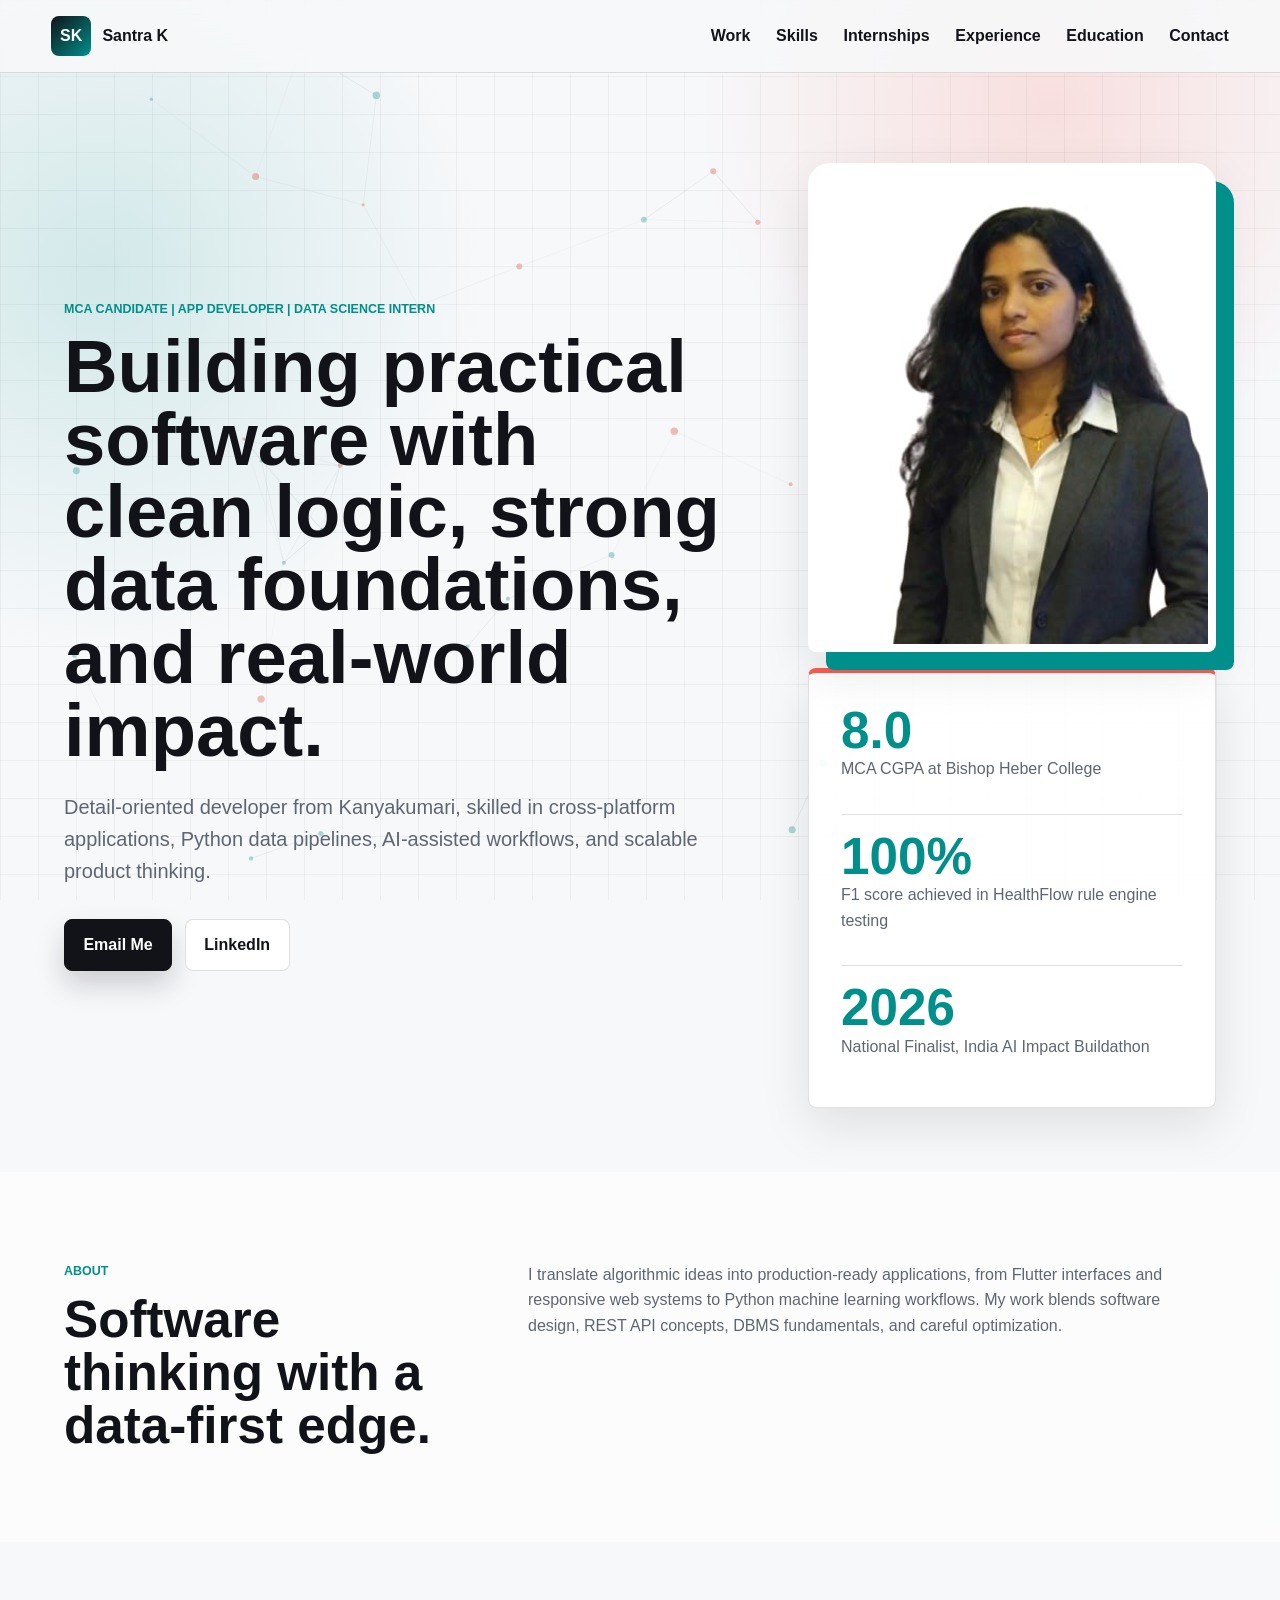
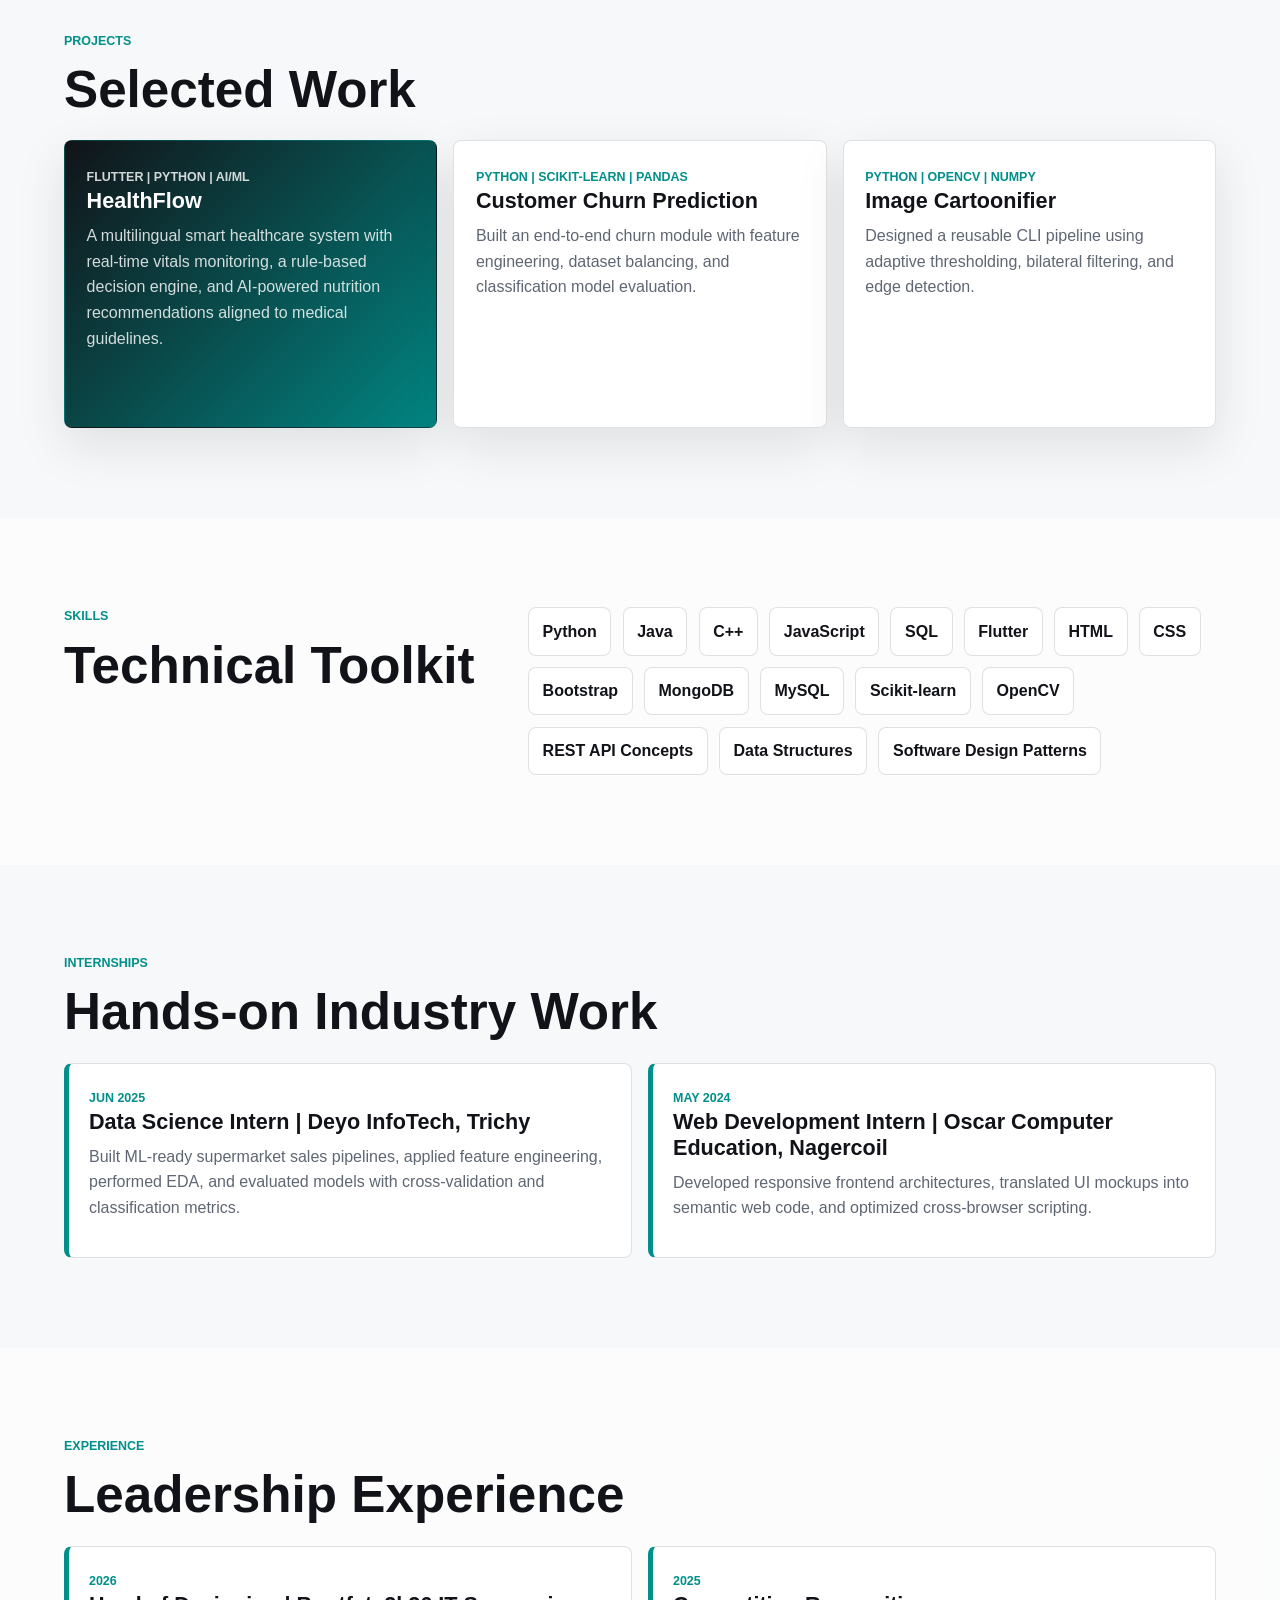
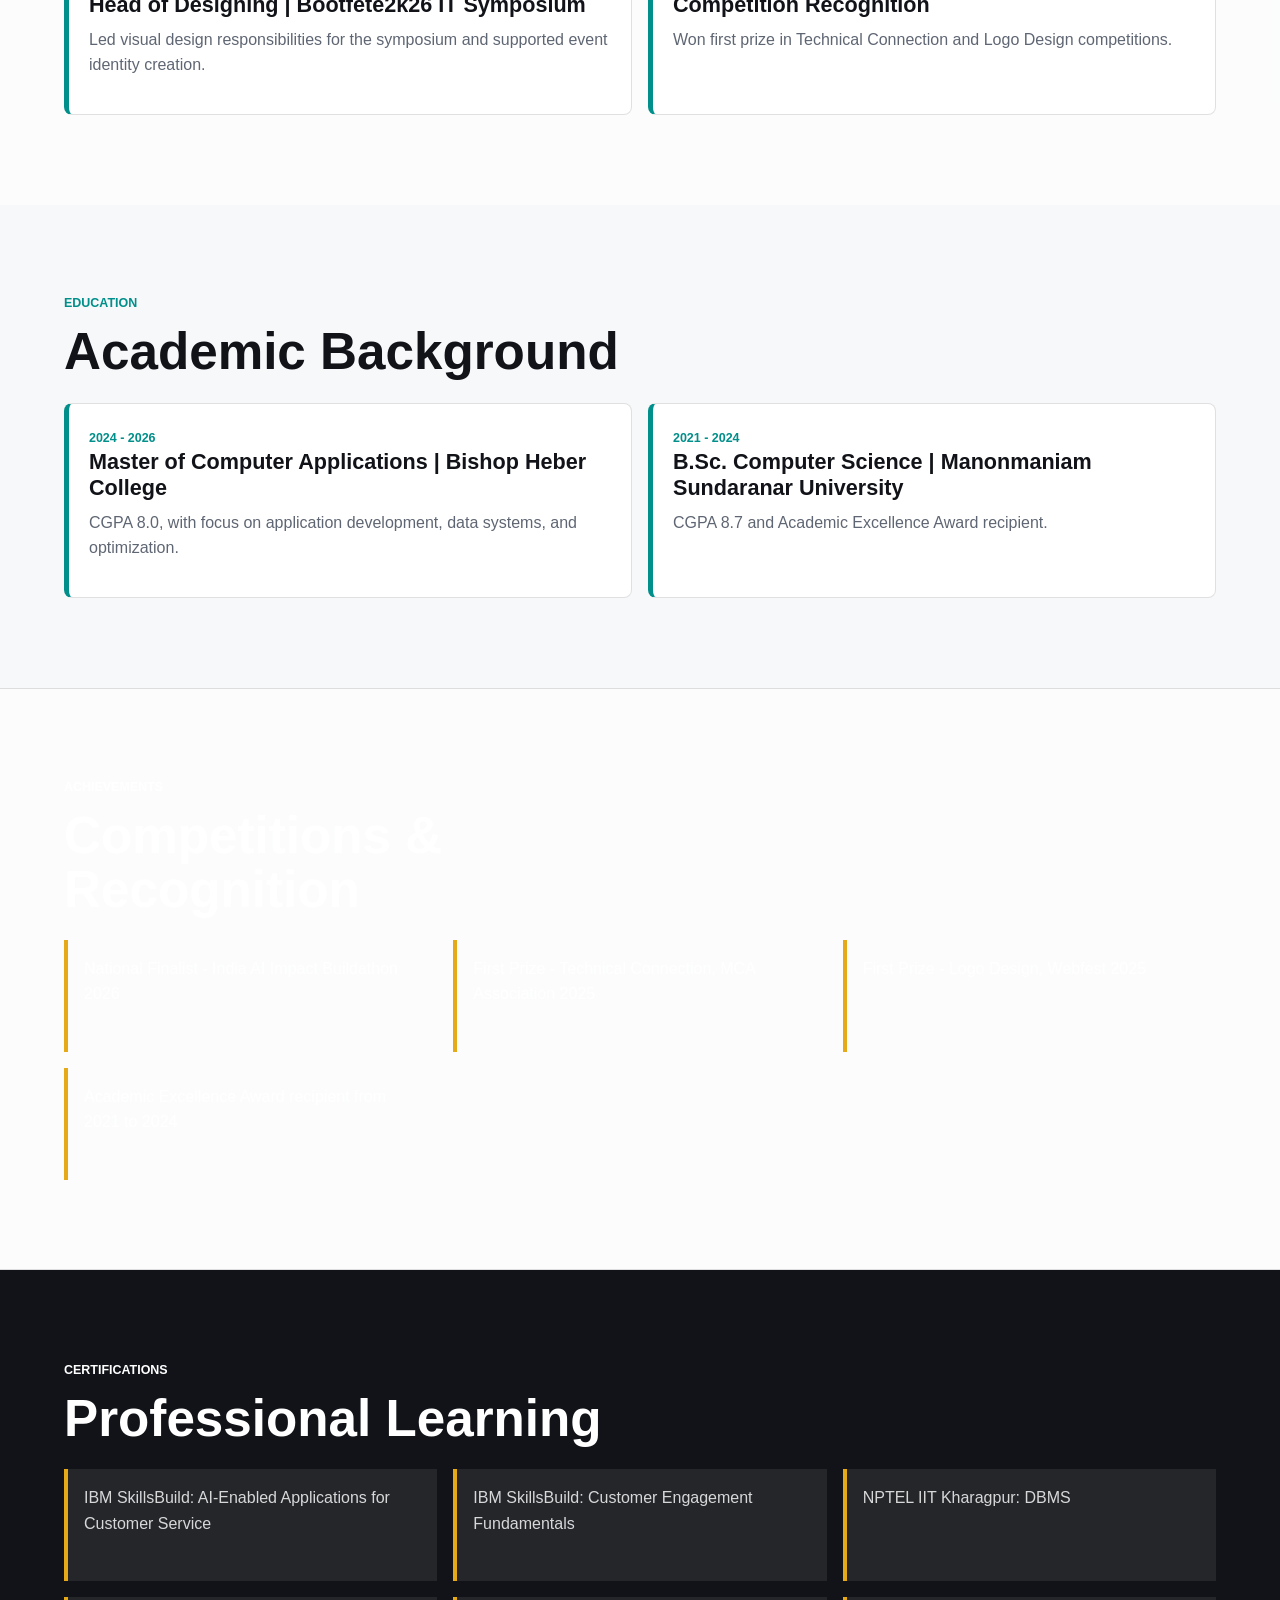
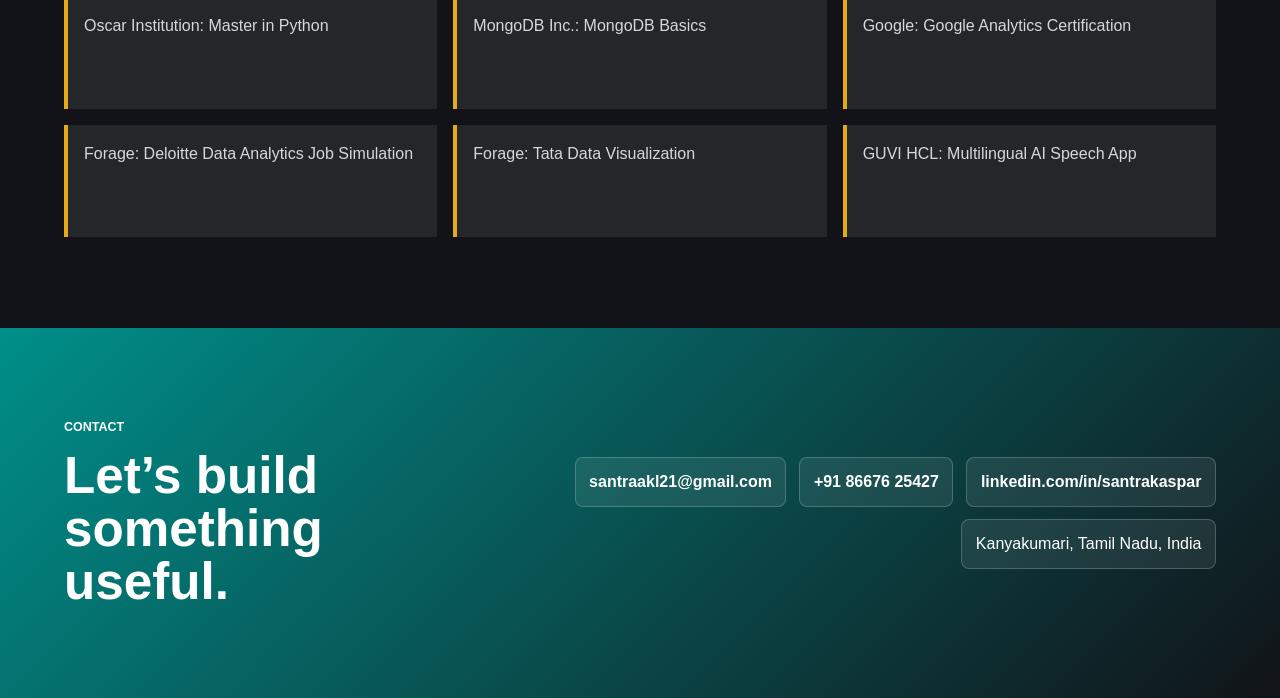
<file: portfolio.html>
<!DOCTYPE html>
<html lang="en">
<head>
  <meta charset="UTF-8">
  <meta name="viewport" content="width=device-width, initial-scale=1.0">
  <title>Santra K | Portfolio</title>
  <link rel="stylesheet" href="styles.css">
</head>
<body>
  <canvas id="mesh" aria-hidden="true"></canvas>
  <header class="topbar">
    <a class="brand" href="#home" aria-label="Santra K home">
      <span>SK</span>
      <strong>Santra K</strong>
    </a>
    <nav aria-label="Primary navigation">
      <a href="#work">Work</a>
      <a href="#skills">Skills</a>
      <a href="#internships">Internships</a>
      <a href="#experience">Experience</a>
      <a href="#education">Education</a>
      <a href="#contact">Contact</a>
    </nav>
  </header>

  <main id="home">
    <section class="hero">
      <div class="hero-copy">
        <p class="eyebrow">MCA Candidate | App Developer | Data Science Intern</p>
        <h1>Building practical software with clean logic, strong data foundations, and real-world impact.</h1>
        <p class="lead">
          Detail-oriented developer from Kanyakumari, skilled in cross-platform applications,
          Python data pipelines, AI-assisted workflows, and scalable product thinking.
        </p>
        <div class="hero-actions">
          <a class="button primary" href="mailto:santraakl21@gmail.com">Email Me</a>
          <a class="button ghost" href="https://www.linkedin.com/in/santrakaspar" target="_blank" rel="noreferrer">LinkedIn</a>
        </div>
      </div>
      <aside class="hero-side" aria-label="Profile highlights">
        <figure class="profile-photo">
          <img src="santra-profile.jpeg" alt="Portrait of Santra K">
        </figure>
        <div class="hero-panel">
          <div>
            <span class="metric">8.0</span>
            <p>MCA CGPA at Bishop Heber College</p>
          </div>
          <div>
            <span class="metric">100%</span>
            <p>F1 score achieved in HealthFlow rule engine testing</p>
          </div>
          <div>
            <span class="metric">2026</span>
            <p>National Finalist, India AI Impact Buildathon</p>
          </div>
        </div>
      </aside>
    </section>

    <section class="section intro">
      <div>
        <p class="section-kicker">About</p>
        <h2>Software thinking with a data-first edge.</h2>
      </div>
      <p>
        I translate algorithmic ideas into production-ready applications, from Flutter interfaces
        and responsive web systems to Python machine learning workflows. My work blends software
        design, REST API concepts, DBMS fundamentals, and careful optimization.
      </p>
    </section>

    <section class="section" id="work">
      <div class="section-heading">
        <p class="section-kicker">Projects</p>
        <h2>Selected Work</h2>
      </div>
      <div class="project-grid">
        <article class="project-card featured">
          <span class="tag">Flutter | Python | AI/ML</span>
          <h3>HealthFlow</h3>
          <p>
            A multilingual smart healthcare system with real-time vitals monitoring, a rule-based
            decision engine, and AI-powered nutrition recommendations aligned to medical guidelines.
          </p>
        </article>
        <article class="project-card">
          <span class="tag">Python | Scikit-learn | Pandas</span>
          <h3>Customer Churn Prediction</h3>
          <p>
            Built an end-to-end churn module with feature engineering, dataset balancing, and
            classification model evaluation.
          </p>
        </article>
        <article class="project-card">
          <span class="tag">Python | OpenCV | NumPy</span>
          <h3>Image Cartoonifier</h3>
          <p>
            Designed a reusable CLI pipeline using adaptive thresholding, bilateral filtering,
            and edge detection.
          </p>
        </article>
      </div>
    </section>

    <section class="section split" id="skills">
      <div>
        <p class="section-kicker">Skills</p>
        <h2>Technical Toolkit</h2>
      </div>
      <div class="skill-cloud" aria-label="Technical skills">
        <span>Python</span>
        <span>Java</span>
        <span>C++</span>
        <span>JavaScript</span>
        <span>SQL</span>
        <span>Flutter</span>
        <span>HTML</span>
        <span>CSS</span>
        <span>Bootstrap</span>
        <span>MongoDB</span>
        <span>MySQL</span>
        <span>Scikit-learn</span>
        <span>OpenCV</span>
        <span>REST API Concepts</span>
        <span>Data Structures</span>
        <span>Software Design Patterns</span>
      </div>
    </section>

    <section class="section" id="internships">
      <div class="section-heading">
        <p class="section-kicker">Internships</p>
        <h2>Hands-on Industry Work</h2>
      </div>
      <div class="timeline">
        <article>
          <time>Jun 2025</time>
          <h3>Data Science Intern | Deyo InfoTech, Trichy</h3>
          <p>
            Built ML-ready supermarket sales pipelines, applied feature engineering, performed EDA,
            and evaluated models with cross-validation and classification metrics.
          </p>
        </article>
        <article>
          <time>May 2024</time>
          <h3>Web Development Intern | Oscar Computer Education, Nagercoil</h3>
          <p>
            Developed responsive frontend architectures, translated UI mockups into semantic web
            code, and optimized cross-browser scripting.
          </p>
        </article>
      </div>
    </section>

    <section class="section" id="experience">
      <div class="section-heading">
        <p class="section-kicker">Experience</p>
        <h2>Leadership Experience</h2>
      </div>
      <div class="timeline">
        <article>
          <time>2026</time>
          <h3>Head of Designing | Bootfete2k26 IT Symposium</h3>
          <p>Led visual design responsibilities for the symposium and supported event identity creation.</p>
        </article>
        <article>
          <time>2025</time>
          <h3>Competition Recognition</h3>
          <p>Won first prize in Technical Connection and Logo Design competitions.</p>
        </article>
      </div>
    </section>

    <section class="section" id="education">
      <div class="section-heading">
        <p class="section-kicker">Education</p>
        <h2>Academic Background</h2>
      </div>
      <div class="timeline">
        <article>
          <time>2024 - 2026</time>
          <h3>Master of Computer Applications | Bishop Heber College</h3>
          <p>CGPA 8.0, with focus on application development, data systems, and optimization.</p>
        </article>
        <article>
          <time>2021 - 2024</time>
          <h3>B.Sc. Computer Science | Manonmaniam Sundaranar University</h3>
          <p>CGPA 8.7 and Academic Excellence Award recipient.</p>
        </article>
      </div>
    </section>

    <section class="section recognition" id="achievements">
      <div>
        <p class="section-kicker">Achievements</p>
        <h2>Competitions & Recognition</h2>
      </div>
      <div class="recognition-grid">
        <p>National Finalist - India AI Impact Buildathon 2026</p>
        <p>First Prize - Technical Connection, MCA Association 2025</p>
        <p>First Prize - Logo Design, Webfest 2025</p>
        <p>Academic Excellence Award recipient from 2021 to 2024</p>
      </div>
    </section>

    <section class="section recognition" id="certifications">
      <div>
        <p class="section-kicker">Certifications</p>
        <h2>Professional Learning</h2>
      </div>
      <div class="recognition-grid">
        <p>IBM SkillsBuild: AI-Enabled Applications for Customer Service</p>
        <p>IBM SkillsBuild: Customer Engagement Fundamentals</p>
        <p>NPTEL IIT Kharagpur: DBMS</p>
        <p>Oscar Institution: Master in Python</p>
        <p>MongoDB Inc.: MongoDB Basics</p>
        <p>Google: Google Analytics Certification</p>
        <p>Forage: Deloitte Data Analytics Job Simulation</p>
        <p>Forage: Tata Data Visualization</p>
        <p>GUVI HCL: Multilingual AI Speech App</p>
      </div>
    </section>

    <section class="contact" id="contact">
      <div>
        <p class="section-kicker">Contact</p>
        <h2>Let’s build something useful.</h2>
      </div>
      <div class="contact-links">
        <a href="mailto:santraakl21@gmail.com">santraakl21@gmail.com</a>
        <a href="tel:+918667625427">+91 86676 25427</a>
        <a href="https://www.linkedin.com/in/santrakaspar" target="_blank" rel="noreferrer">linkedin.com/in/santrakaspar</a>
        <span>Kanyakumari, Tamil Nadu, India</span>
      </div>
    </section>
  </main>

  <script src="script.js"></script>
</body>
</html>
</file>
<file: styles.css>
:root {
  --ink: #111318;
  --muted: #5f6673;
  --line: rgba(17, 19, 24, 0.13);
  --paper: #f7f8fa;
  --white: rgba(255, 255, 255, 0.92);
  --teal: #008f8a;
  --coral: #ff5a4f;
  --gold: #e6aa19;
  --forest: #146b55;
  --shadow: 0 18px 50px rgba(17, 19, 24, 0.1);
}

* {
  box-sizing: border-box;
}

html {
  scroll-behavior: smooth;
}

body {
  margin: 0;
  min-height: 100vh;
  color: var(--ink);
  background: var(--paper);
  font-family: Arial, Helvetica, sans-serif;
  line-height: 1.6;
}

#mesh {
  position: fixed;
  inset: 0;
  z-index: -1;
  width: 100%;
  height: 100%;
  background:
    linear-gradient(90deg, rgba(17, 19, 24, 0.045) 1px, transparent 1px),
    linear-gradient(rgba(17, 19, 24, 0.045) 1px, transparent 1px),
    radial-gradient(circle at 82% 12%, rgba(255, 90, 79, 0.16), transparent 22rem),
    radial-gradient(circle at 8% 30%, rgba(0, 143, 138, 0.15), transparent 24rem),
    #f7f8fa;
  background-size: 38px 38px, 38px 38px, auto, auto, auto;
}

.topbar {
  position: sticky;
  top: 0;
  z-index: 10;
  display: flex;
  align-items: center;
  justify-content: space-between;
  gap: 1rem;
  padding: 1rem clamp(1rem, 4vw, 4rem);
  background: rgba(247, 248, 250, 0.86);
  border-bottom: 1px solid var(--line);
  backdrop-filter: blur(18px);
}

.brand,
nav,
.hero-actions,
.contact-links {
  display: flex;
  align-items: center;
}

.brand {
  gap: 0.7rem;
  color: var(--ink);
  text-decoration: none;
}

.brand span {
  display: grid;
  place-items: center;
  width: 2.5rem;
  aspect-ratio: 1;
  color: white;
  background: linear-gradient(135deg, var(--ink), var(--teal));
  border-radius: 8px;
  font-weight: 800;
}

nav {
  gap: clamp(0.65rem, 3vw, 1.6rem);
  flex-wrap: wrap;
  justify-content: flex-end;
}

nav a,
.contact-links a {
  color: var(--ink);
  text-decoration: none;
  font-weight: 700;
}

nav a {
  position: relative;
}

nav a::after {
  position: absolute;
  right: 0;
  bottom: -0.35rem;
  left: 0;
  height: 2px;
  content: "";
  background: var(--coral);
  transform: scaleX(0);
  transform-origin: left;
  transition: transform 180ms ease;
}

nav a:hover::after {
  transform: scaleX(1);
}

main {
  overflow: hidden;
}

.hero {
  display: grid;
  grid-template-columns: minmax(0, 1.25fr) minmax(18rem, 0.75fr);
  gap: clamp(1.5rem, 5vw, 5rem);
  min-height: calc(100vh - 5rem);
  align-items: center;
  padding: clamp(3rem, 7vw, 7rem) clamp(1rem, 5vw, 5rem) clamp(2rem, 5vw, 4rem);
}

.hero-copy {
  max-width: 62rem;
}

.eyebrow,
.section-kicker,
.tag,
time {
  margin: 0 0 0.7rem;
  color: var(--teal);
  font-size: 0.78rem;
  font-weight: 800;
  letter-spacing: 0;
  text-transform: uppercase;
}

h1,
h2,
h3,
p {
  margin-top: 0;
}

h1 {
  max-width: 58rem;
  margin-bottom: 1.5rem;
  font-size: clamp(2.45rem, 5.8vw, 5.45rem);
  line-height: 0.98;
  letter-spacing: 0;
}

.lead {
  max-width: 44rem;
  color: var(--muted);
  font-size: clamp(1.02rem, 2vw, 1.25rem);
}

.hero-actions {
  gap: 0.8rem;
  flex-wrap: wrap;
  margin-top: 2rem;
}

.button {
  display: inline-flex;
  align-items: center;
  justify-content: center;
  min-height: 3rem;
  padding: 0.75rem 1.15rem;
  border: 1px solid var(--line);
  border-radius: 8px;
  color: var(--ink);
  text-decoration: none;
  font-weight: 800;
}

.button.primary {
  color: white;
  background: var(--ink);
  border-color: var(--ink);
  box-shadow: 0 14px 28px rgba(17, 19, 24, 0.18);
}

.button.ghost {
  background: white;
}

.hero-side {
  display: grid;
  gap: 1rem;
}

.profile-photo {
  position: relative;
  margin: 0;
  overflow: hidden;
  border: 8px solid white;
  border-radius: 22px 22px 8px 8px;
  background: white;
  box-shadow: 18px 18px 0 var(--teal), var(--shadow);
  aspect-ratio: 4 / 4.8;
}

.profile-photo img {
  width: 100%;
  height: 100%;
  display: block;
  object-fit: cover;
  object-position: center top;
}

.hero-panel,
.project-card,
.timeline article {
  background: var(--white);
  border: 1px solid var(--line);
  border-radius: 8px;
  box-shadow: var(--shadow);
}

.hero-panel {
  display: grid;
  gap: 1rem;
  padding: clamp(1.2rem, 3vw, 2rem);
  border-top: 5px solid var(--coral);
}

.hero-panel div {
  padding-bottom: 1rem;
  border-bottom: 1px solid var(--line);
}

.hero-panel div:last-child {
  padding-bottom: 0;
  border-bottom: 0;
}

.metric {
  display: block;
  color: var(--teal);
  font-size: clamp(2rem, 4vw, 3.2rem);
  font-weight: 800;
  line-height: 1;
}

.hero-panel p,
.project-card p,
.timeline p,
.recognition-grid p,
.intro > p {
  color: var(--muted);
}

.section,
.contact {
  padding: clamp(3rem, 7vw, 6rem) clamp(1rem, 5vw, 5rem);
}

.section:nth-of-type(even) {
  background: rgba(255, 255, 255, 0.56);
}

.intro,
.split,
.contact {
  display: grid;
  grid-template-columns: 0.75fr 1.25fr;
  gap: clamp(1.5rem, 4vw, 4rem);
  align-items: start;
}

h2 {
  max-width: 42rem;
  margin-bottom: 0;
  font-size: clamp(1.85rem, 4vw, 3.4rem);
  line-height: 1.04;
  letter-spacing: 0;
}

.section-heading {
  margin-bottom: 1.5rem;
}

.project-grid {
  display: grid;
  grid-template-columns: repeat(3, minmax(0, 1fr));
  gap: 1rem;
}

.project-card {
  min-height: 18rem;
  padding: 1.35rem;
}

.project-card.featured {
  background:
    linear-gradient(135deg, rgba(17, 19, 24, 0.96), rgba(0, 143, 138, 0.92)),
    var(--ink);
  color: white;
}

.project-card.featured .tag,
.project-card.featured p {
  color: rgba(255, 255, 255, 0.82);
}

.project-card h3,
.timeline h3 {
  margin-bottom: 0.55rem;
  font-size: 1.35rem;
  line-height: 1.2;
}

.skill-cloud {
  display: flex;
  flex-wrap: wrap;
  gap: 0.7rem;
}

.skill-cloud span {
  padding: 0.65rem 0.85rem;
  border: 1px solid var(--line);
  border-radius: 8px;
  background: white;
  color: var(--ink);
  font-weight: 750;
}

.timeline {
  display: grid;
  grid-template-columns: repeat(2, minmax(0, 1fr));
  gap: 1rem;
}

.timeline article {
  padding: 1.25rem;
  box-shadow: none;
  border-left: 5px solid var(--teal);
}

.recognition {
  display: grid;
  gap: 1.5rem;
  background: #111318;
  color: white;
  border-block: 1px solid var(--line);
}

.recognition .section-kicker,
.recognition h2 {
  color: white;
}

.recognition-grid {
  display: grid;
  grid-template-columns: repeat(3, minmax(0, 1fr));
  gap: 1rem;
}

.recognition-grid p {
  min-height: 7rem;
  margin: 0;
  padding: 1rem;
  border-left: 4px solid var(--gold);
  background: rgba(255, 255, 255, 0.08);
  color: rgba(255, 255, 255, 0.82);
}

.contact {
  align-items: center;
  background: linear-gradient(135deg, var(--teal), #111318);
  color: white;
}

.contact .section-kicker,
.contact h2 {
  color: white;
}

.contact-links {
  justify-content: flex-end;
  gap: 0.8rem;
  flex-wrap: wrap;
}

.contact-links a,
.contact-links span {
  max-width: 100%;
  padding: 0.68rem 0.85rem;
  border: 1px solid rgba(255, 255, 255, 0.2);
  border-radius: 8px;
  color: white;
  background: rgba(255, 255, 255, 0.08);
  overflow-wrap: anywhere;
}

@media (max-width: 900px) {
  .hero,
  .intro,
  .split,
  .contact {
    grid-template-columns: 1fr;
  }

  .hero {
    min-height: auto;
  }

  .project-grid,
  .timeline,
  .recognition-grid {
    grid-template-columns: 1fr;
  }

  .contact-links {
    justify-content: flex-start;
  }
}

@media (max-width: 620px) {
  .topbar {
    align-items: flex-start;
    flex-direction: column;
  }

  nav {
    justify-content: flex-start;
  }

  h1 {
    font-size: 2.4rem;
  }
}
</file>
